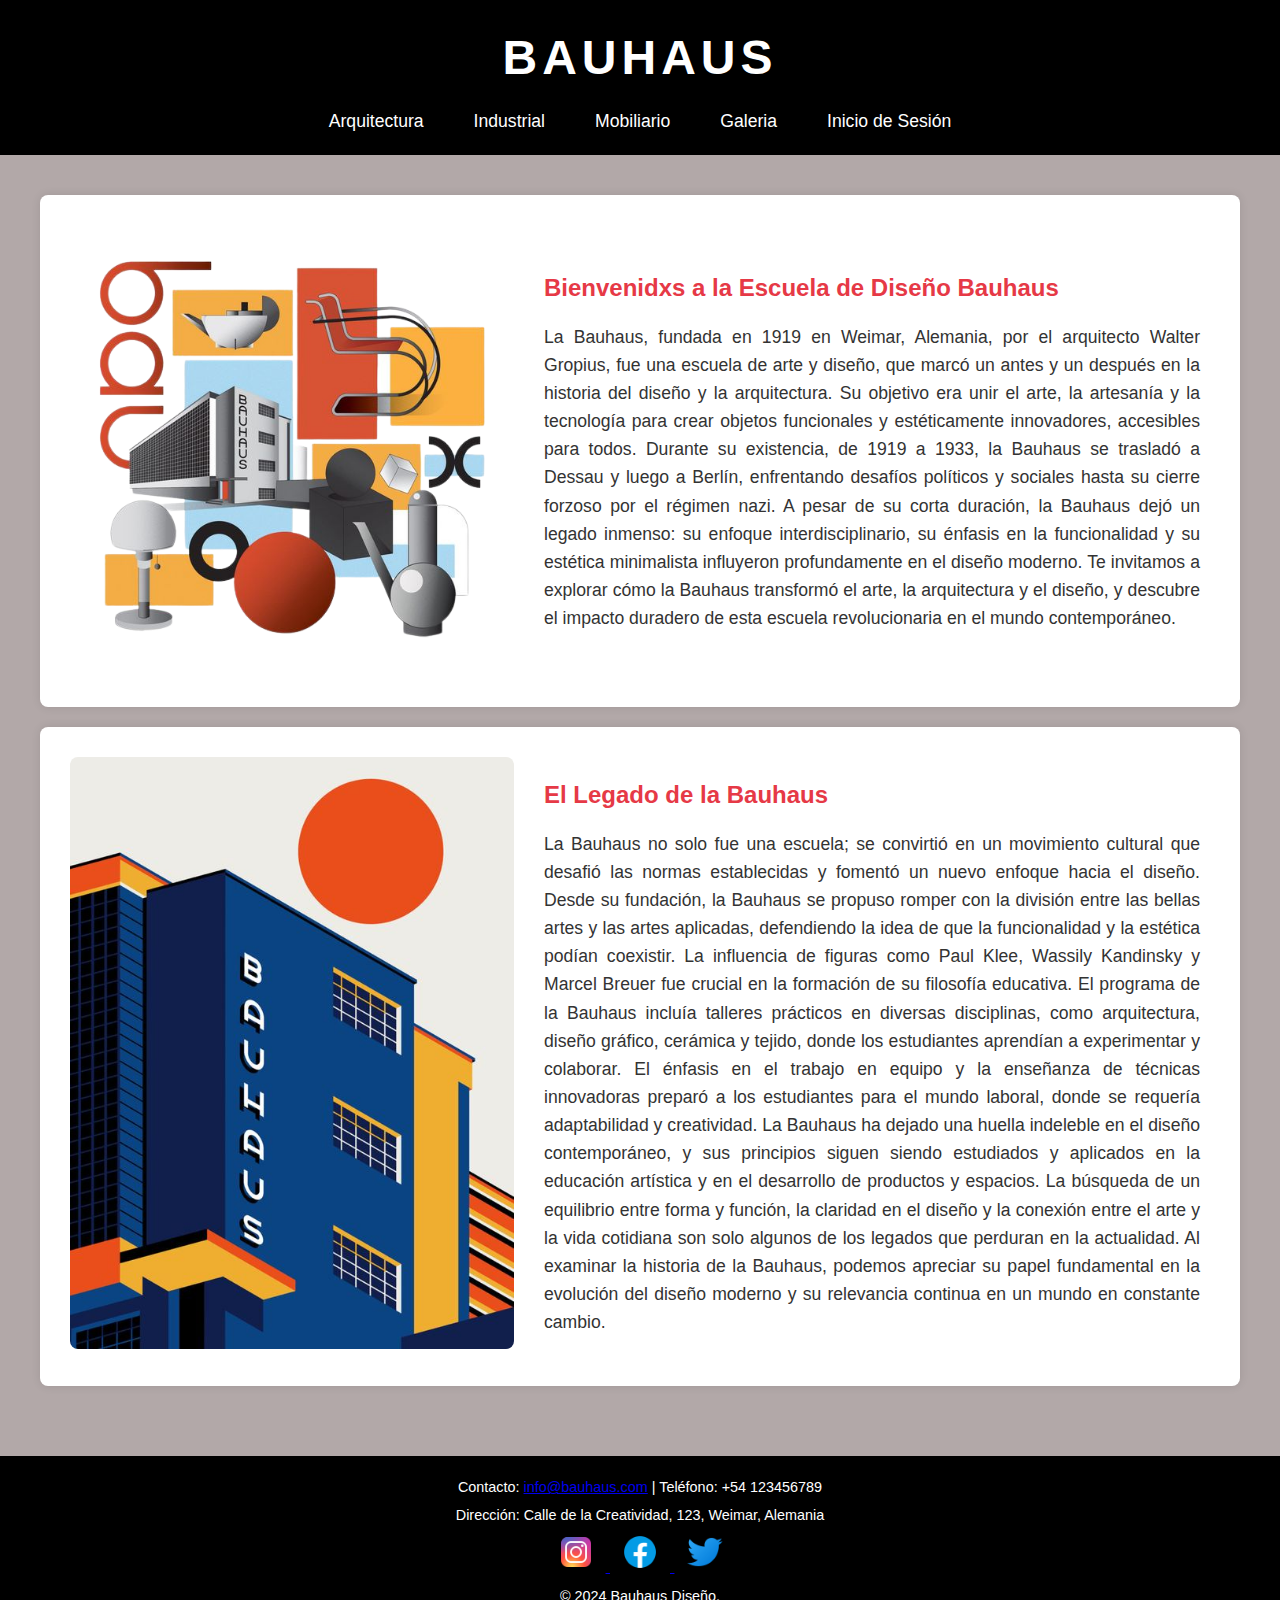
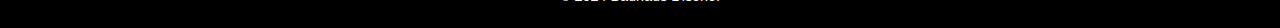
<file: index.html>
<!DOCTYPE html>
<html lang="es">
<head>
    <meta charset="UTF-8">
    <meta name="viewport" content="width=device-width, initial-scale=1.0">
    <title>Bauhaus</title>
    <link rel="stylesheet" href="css/index.css">
</head>
<body>
    <header>
        <h1>BAUHAUS</h1>
        <nav>
            <ul>
                <li><a href="subpaginas/arquitectura.html">Arquitectura</a></li>
                <li><a href="subpaginas/industrial.php">Industrial</a></li>
                <li><a href="subpaginas/mobiliario.html">Mobiliario</a></li>
                <li><a href="subpaginas/galeria.html">Galeria</a></li>
                <li><a href="subpaginas/inicio_de_sesion.php">Inicio de Sesión</a></li>
            </ul>
        </nav>
    </header>

    <main>
        <div class="contenido">
            <div class="imagen-principal">
                <img src="imagenes/img inicio.png" alt="Imagen Principal de Bauhaus">
            </div>
            <div class="texto-informativo">
                <h2>Bienvenidxs a la Escuela de Diseño Bauhaus</h2>
                <p>
                    La Bauhaus, fundada en 1919 en Weimar, Alemania, por el arquitecto Walter Gropius, fue una escuela de arte y diseño, que marcó un antes y un después en la historia del diseño y la arquitectura. Su objetivo era unir el arte, la artesanía y la tecnología para crear objetos funcionales y estéticamente innovadores, accesibles para todos.

Durante su existencia, de 1919 a 1933, la Bauhaus se trasladó a Dessau y luego a Berlín, enfrentando desafíos políticos y sociales hasta su cierre forzoso por el régimen nazi. A pesar de su corta duración, la Bauhaus dejó un legado inmenso: su enfoque interdisciplinario, su énfasis en la funcionalidad y su estética minimalista influyeron profundamente en el diseño moderno.

Te invitamos a explorar cómo la Bauhaus transformó el arte, la arquitectura y el diseño, y descubre el impacto duradero de esta escuela revolucionaria en el mundo contemporáneo.
                </p>
            </div>
        </div>
        <div class="contenido-invertido">
            <div class="texto-informativo">
                <h2>El Legado de la Bauhaus</h2>
                <p>
                    La Bauhaus no solo fue una escuela; se convirtió en un movimiento cultural que desafió las normas establecidas y fomentó un nuevo enfoque hacia el diseño. Desde su fundación, la Bauhaus se propuso romper con la división entre las bellas artes y las artes aplicadas, defendiendo la idea de que la funcionalidad y la estética podían coexistir. La influencia de figuras como Paul Klee, Wassily Kandinsky y Marcel Breuer fue crucial en la formación de su filosofía educativa.
                    El programa de la Bauhaus incluía talleres prácticos en diversas disciplinas, como arquitectura, diseño gráfico, cerámica y tejido, donde los estudiantes aprendían a experimentar y colaborar. El énfasis en el trabajo en equipo y la enseñanza de técnicas innovadoras preparó a los estudiantes para el mundo laboral, donde se requería adaptabilidad y creatividad.
                    La Bauhaus ha dejado una huella indeleble en el diseño contemporáneo, y sus principios siguen siendo estudiados y aplicados en la educación artística y en el desarrollo de productos y espacios. La búsqueda de un equilibrio entre forma y función, la claridad en el diseño y la conexión entre el arte y la vida cotidiana son solo algunos de los legados que perduran en la actualidad. Al examinar la historia de la Bauhaus, podemos apreciar su papel fundamental en la evolución del diseño moderno y su relevancia continua en un mundo en constante cambio.
                </p>
            </div>
            <div class="imagen-principal">
                <img src="imagenes/img inicio 2.jpg" alt="Imagen del legado de Bauhaus">
            </div>
        </div>
    </main>
    <footer>
        <div class="footer-content">
            <div class="contact-info">
                <p>Contacto: <a href="mailto:info@bauhaus.com">info@bauhaus.com</a> | Teléfono: +54 123456789</p>
                <p>Dirección: Calle de la Creatividad, 123, Weimar, Alemania</p>
            </div>
            <div class="social-media">
                <a href="https://www.instagram.com/bauhausdesign_studio/" target="_blank">
                    <img src="logos/instagram.png" alt="Instagram">
                </a>
                <a href="https://www.facebook.com/bauhausthebandofficial/" target="_blank">
                    <img src="logos/facebook.png" alt="Facebook">
                </a>
                <a href="https://twitter.com/bauhausmovement" target="_blank">
                    <img src="logos/twitter.png" alt="Twitter">
                </a>
            </div>
            <p>&copy; 2024 Bauhaus Diseño.</p>
        </div>
    </footer>
</body>
</html>
</file>
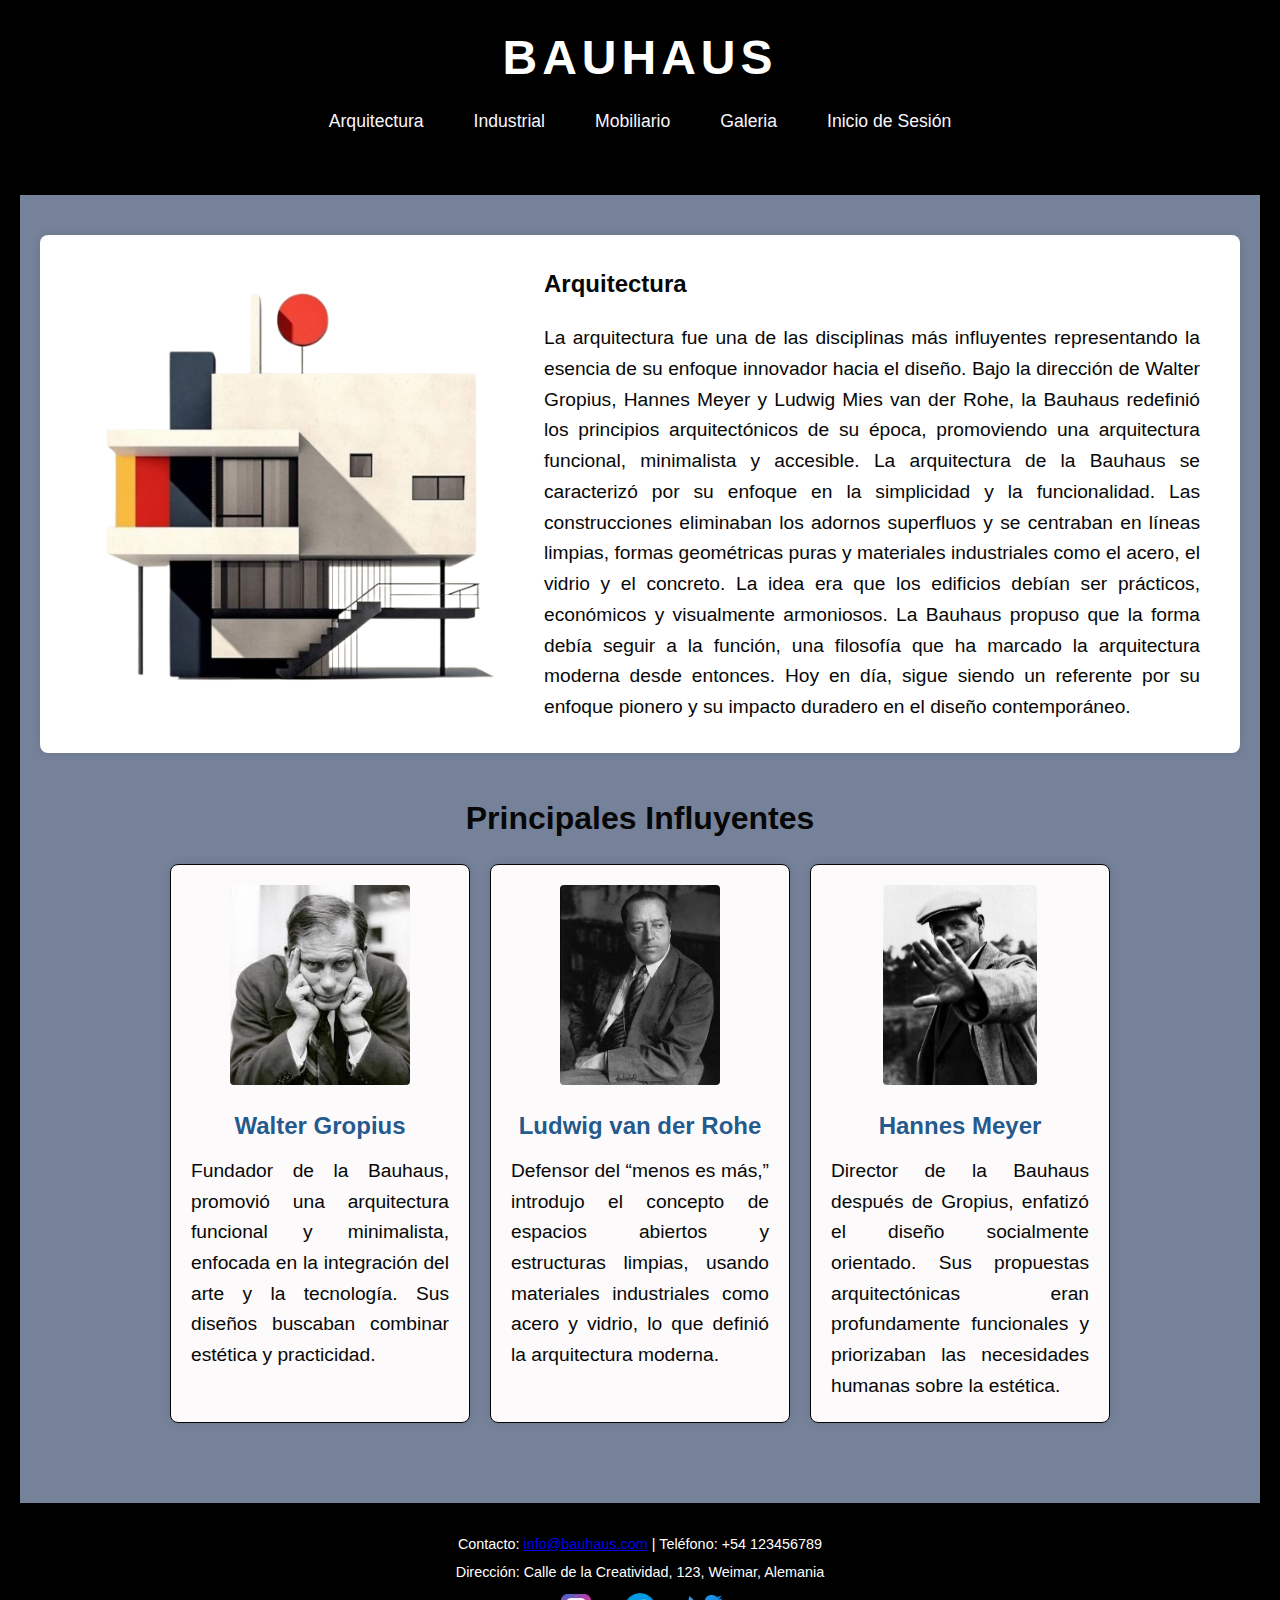
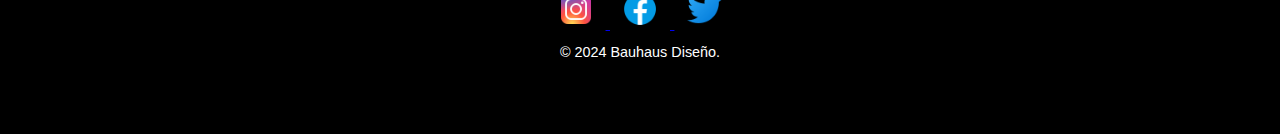
<file: html.php/arquitectura.html>
<!DOCTYPE html>
<html lang="es">
<head>
    <meta charset="UTF-8">
    <meta name="viewport" content="width=device-width, initial-scale=1.0">
    <link rel="stylesheet" href="../css/arqui.ind.mob.css">
    <title>Arquitectura</title>
</head>
<body>
    <header>
        <h1><a href="../index.html" style="color: white; text-decoration: none;">BAUHAUS</a></h1>
        <nav>
            <ul>
                <li><a href="../secciones/arquitectura.html">Arquitectura</a></li>
                <li><a href="../secciones/industrial.html">Industrial</a></li>
                <li><a href="../secciones/mobiliario.html">Mobiliario</a></li>
                <li><a href="../secciones/galeria.html">Galeria</a></li>
                <li><a href="../secciones/inicio_de_sesión.php">Inicio de Sesión</a></li>
            </ul>
        </nav>
    </header>
    <main>
        <main id="arquitectura">
        <div class="contenido">
            <div class="imagen-principal">
                <img src="../imagenes/img arquitectura.png" alt="Imagen arquitectura">
            </div>
            <div class="texto-informativo">
                <h2>Arquitectura</h2>
                <p>La arquitectura fue una de las disciplinas más influyentes representando la esencia de su enfoque innovador hacia el diseño. Bajo la dirección de Walter Gropius, Hannes Meyer y Ludwig Mies van der Rohe, la Bauhaus redefinió los principios arquitectónicos de su época, promoviendo una arquitectura funcional, minimalista y accesible. La arquitectura de la Bauhaus se caracterizó por su enfoque en la simplicidad y la funcionalidad. Las construcciones eliminaban los adornos superfluos y se centraban en líneas limpias, formas geométricas puras y materiales industriales como el acero, el vidrio y el concreto. La idea era que los edificios debían ser prácticos, económicos y visualmente armoniosos. La Bauhaus propuso que la forma debía seguir a la función, una filosofía que ha marcado la arquitectura moderna desde entonces. Hoy en día, sigue siendo un referente por su enfoque pionero y su impacto duradero en el diseño contemporáneo.</p>
            </div>
        </div>
        <section class="influencers">
            <h2>Principales Influyentes</h2>
            <div class="influencer-container">
                <div class="influencer-card">
                    <img src="../imagenes/influyentes gropius.jpg" alt="Walter Gropius">
                    <h3>Walter Gropius</h3>
                    <p>Fundador de la Bauhaus, promovió una arquitectura funcional y minimalista, enfocada en la integración del arte y la tecnología. Sus diseños buscaban combinar estética y practicidad.</p>
                </div>
                <div class="influencer-card">
                    <img src="../imagenes/influyentes van der rohe.jpg" alt="Ludwig Mies van der Rohe">
                    <h3>Ludwig van der Rohe</h3>
                    <p>Defensor del “menos es más,” introdujo el concepto de espacios abiertos y estructuras limpias, usando materiales industriales como acero y vidrio, lo que definió la arquitectura moderna.</p>
                </div>
                <div class="influencer-card">
                    <img src="../imagenes/influyentes meyer.jpg" alt="Hannes Meyer">
                    <h3>Hannes Meyer</h3>
                    <p>Director de la Bauhaus después de Gropius, enfatizó el diseño socialmente orientado. Sus propuestas arquitectónicas eran profundamente funcionales y priorizaban las necesidades humanas sobre la estética.</p>
                </div>
            </div>
        </section>
    </main>
    <footer>
        <div class="footer-content">
            <div class="contact-info">
                <p>Contacto: <a href="mailto:info@bauhaus.com">info@bauhaus.com</a> | Teléfono: +54 123456789</p>
                <p>Dirección: Calle de la Creatividad, 123, Weimar, Alemania</p>
            </div>
            <div class="social-media">
                <a href="https://www.instagram.com/bauhausdesign_studio/" target="_blank">
                    <img src="../logos/instagram.png" alt="Instagram">
                </a>
                <a href="https://www.facebook.com/bauhausthebandofficial/" target="_blank">
                    <img src="../logos/facebook.png" alt="Facebook">
                </a>
                <a href="https://twitter.com/bauhausmovement" target="_blank">
                    <img src="../logos/twitter.png" alt="Twitter">
                </a>
            </div>
            <p>&copy; 2024 Bauhaus Diseño.</p>
        </div>
    </footer>
</body>
</html>
</file>
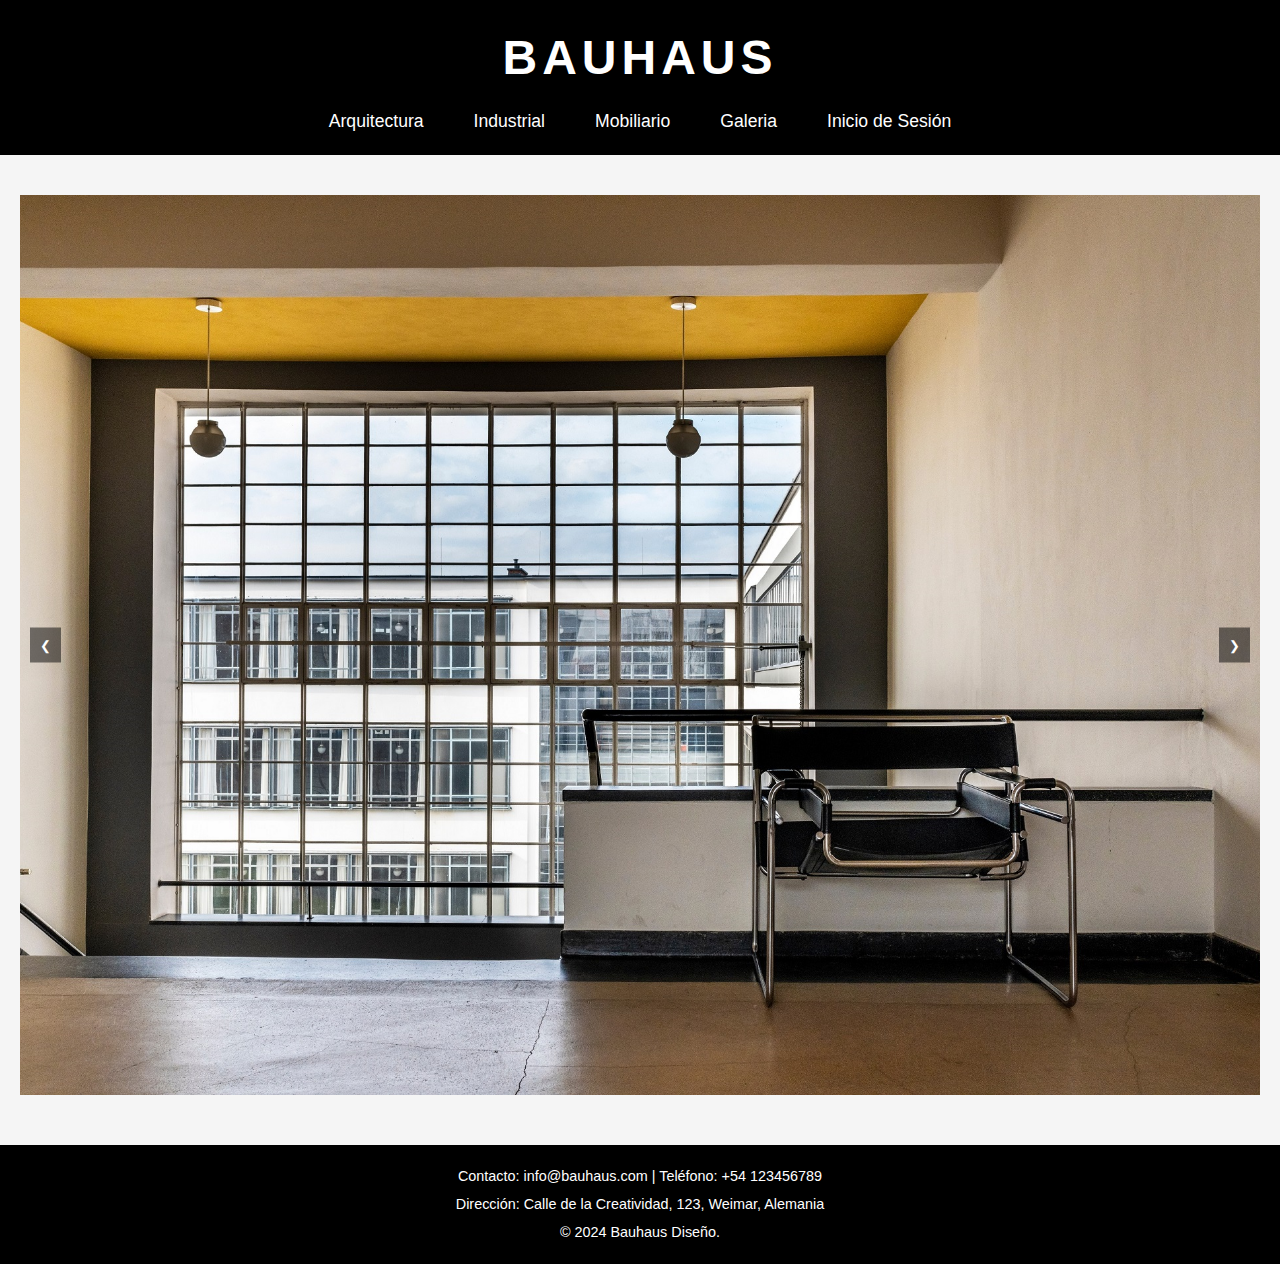
<file: html.php/galeria.html>
<!DOCTYPE html>
<html lang="es">
<head>
    <meta charset="UTF-8">
    <meta name="viewport" content="width=device-width, initial-scale=1.0">
    <link rel="stylesheet" href="../css/galeria.css">
    <title>galeria</title>
</head>
<body>
    <header>
        <h1><a href="../index.html" style="color: white; text-decoration: none;">BAUHAUS</a></h1>
        <nav>
            <ul>
                <li><a href="../secciones/arquitectura.html">Arquitectura</a></li>
                <li><a href="../secciones/industrial.html">Industrial</a></li>
                <li><a href="../secciones/mobiliario.html">Mobiliario</a></li>
                <li><a href="../secciones/galeria.html">Galeria</a></li>
                <li><a href="../secciones/inicio_de_sesión.php">Inicio de Sesión</a></li>
            </ul>
        </nav>
    </header>
    
    <main>
        <div class="galeria">
            <div class="slides">
                <div class="slide"><img src="../imagenes/galeria 1.jpg" alt="imagen 1"></div>
                <div class="slide"><img src="../imagenes/galeria 2.jpg" alt="imagen 2"></div>
                <div class="slide"><img src="../imagenes/galeria 3.jpg" alt="imagen 3"></div>
                <div class="slide"><img src="../imagenes/galeria 4.jpg" alt="imagen 4"></div>
                <div class="slide"><img src="../imagenes/galeria 5.jpg" alt="imagen 5"></div>
                <div class="slide"><img src="../imagenes/galeria 6.jpg" alt="imagen 6"></div>
                <div class="slide"><img src="../imagenes/galeria 7.jpg" alt="imagen 7"></div>
                <div class="slide"><img src="../imagenes/galeria 8.jpg" alt="imagen 8"></div>
                <div class="slide"><img src="../imagenes/galeria 9.jpg" alt="imagen 9"></div>
                <div class="slide"><img src="../imagenes/galeria 10.jpg" alt="imagen 10"></div>
                <div class="slide"><img src="../imagenes/galeria 11.jpg" alt="imagen 11"></div>
               
            </div>
            <button class="flecha left" onclick="cambiarSlide(-1)">&#10094;</button>
            <button class="flecha right" onclick="cambiarSlide(1)">&#10095;</button>
        </div>
    </main>

    <footer>
        <p>Contacto: info@bauhaus.com | Teléfono: +54 123456789</p>
        <p>Dirección: Calle de la Creatividad, 123, Weimar, Alemania</p>
        <p>&copy; 2024 Bauhaus Diseño. </p>
    </footer>

    <script>
        let slideIndex = 0;
        const slides = document.querySelectorAll(".slide");
        const totalSlides = slides.length;

        function mostrarSlide(n) {
            slideIndex = (n + totalSlides) % totalSlides; 
            slides.forEach((slide, index) => {
                slide.style.transform = `translateX(-${slideIndex * 100}%)`;
            });
        }

        function cambiarSlide(n) {
            mostrarSlide(slideIndex + n);
        }

       
        setInterval(() => {
            mostrarSlide(slideIndex + 1);
        }, 3000);

        
        mostrarSlide(slideIndex);
    </script>
</body>
</html>
</file>
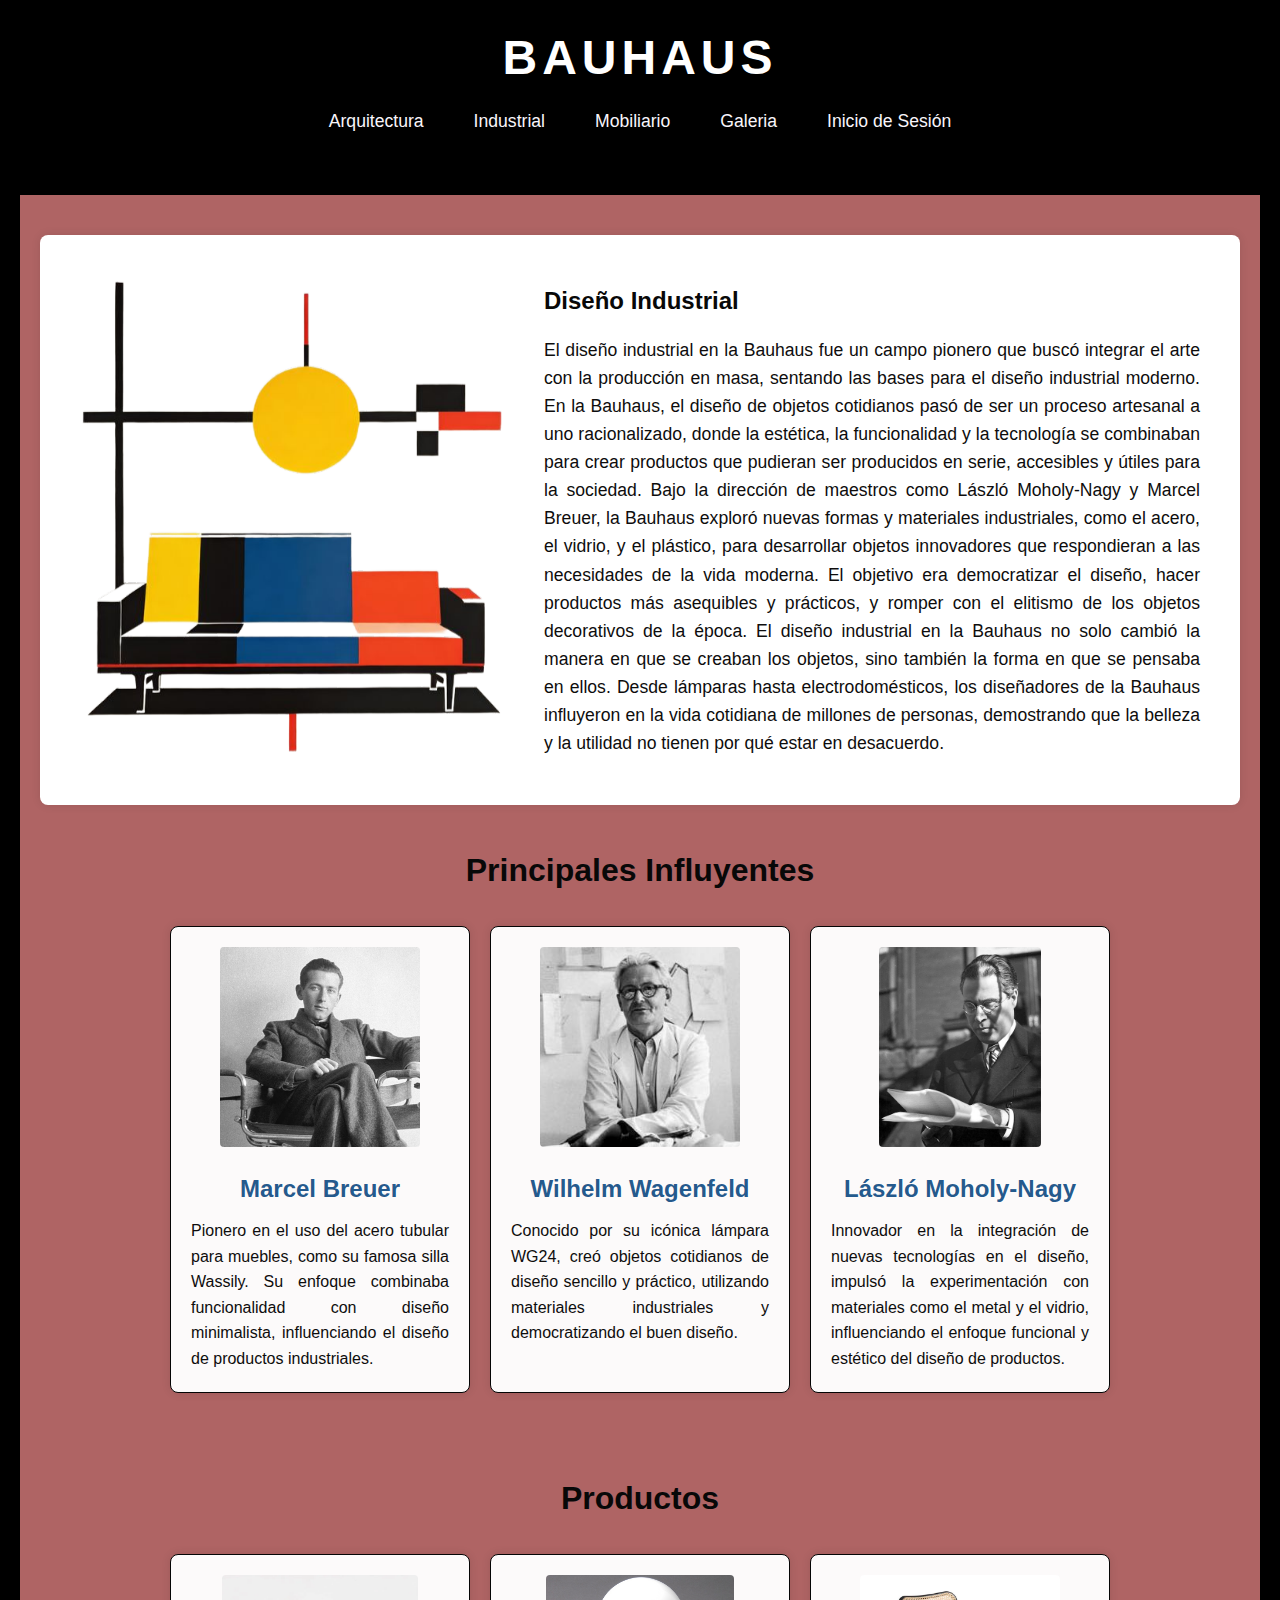
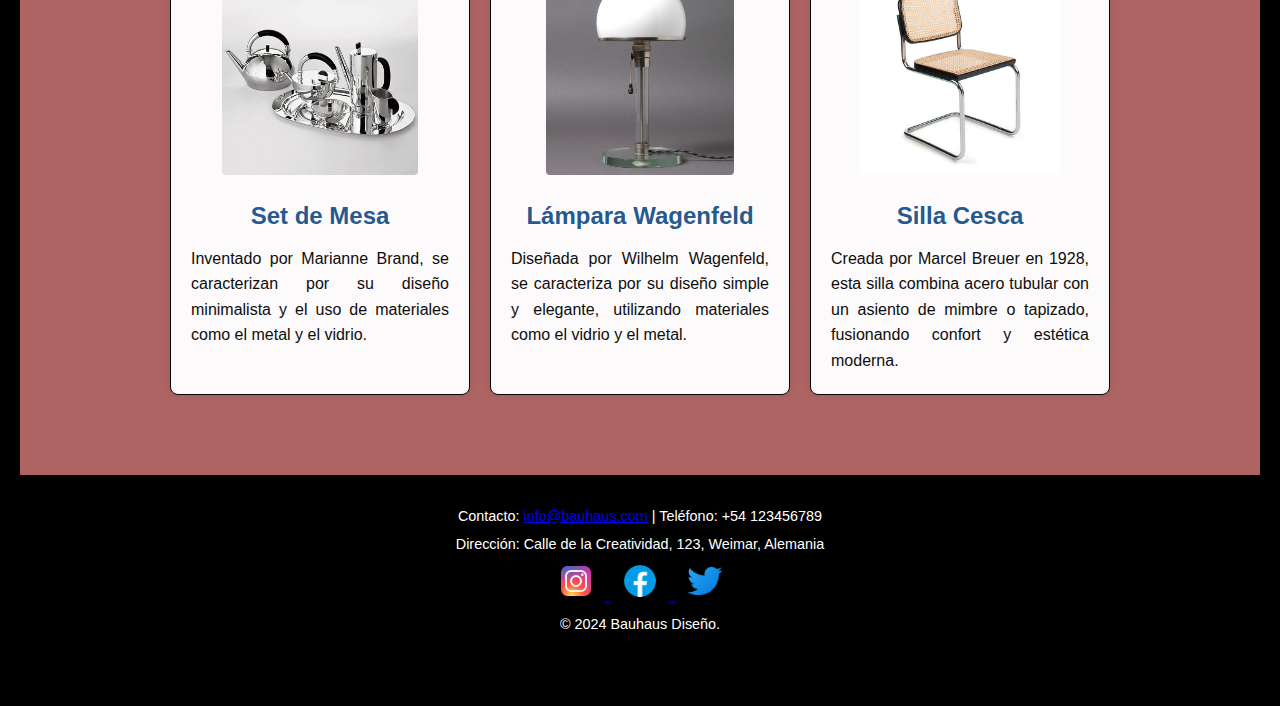
<file: html.php/industrial.html>
<!DOCTYPE html>
<html lang="es">
<head>
    <meta charset="UTF-8">
    <meta name="viewport" content="width=device-width, initial-scale=1.0">
    <link rel="stylesheet" href="../css/arqui.ind.mob.css">
    <title>Industrial</title>
</head>
<body>
    <header>
        <h1><a href="../index.html" style="color: white; text-decoration: none;">BAUHAUS</a></h1>
        <nav>
            <ul>
                <li><a href="../secciones/arquitectura.html">Arquitectura</a></li>
                <li><a href="../secciones/industrial.html">Industrial</a></li>
                <li><a href="../secciones/mobiliario.html">Mobiliario</a></li>
                <li><a href="../secciones/galeria.html">Galeria</a></li>
                <li><a href="../secciones/inicio_de_sesión.php">Inicio de Sesión</a></li>
            </ul>
        </nav>
    </header>
    <main>
        <main id="industrial">
        <div class="contenido">
            <div class="imagen-principal">
                <img src="../imagenes/img industrial.png" alt="Imagen industrial">
            </div>
            <div class="texto-informativo">
                <h2>Diseño Industrial</h2>
                <p>El diseño industrial en la Bauhaus fue un campo pionero que buscó integrar el arte con la producción en masa, sentando las bases para el diseño industrial moderno. En la Bauhaus, el diseño de objetos cotidianos pasó de ser un proceso artesanal a uno racionalizado, donde la estética, la funcionalidad y la tecnología se combinaban para crear productos que pudieran ser producidos en serie, accesibles y útiles para la sociedad.
                    Bajo la dirección de maestros como László Moholy-Nagy y Marcel Breuer, la Bauhaus exploró nuevas formas y materiales industriales, como el acero, el vidrio, y el plástico, para desarrollar objetos innovadores que respondieran a las necesidades de la vida moderna. El objetivo era democratizar el diseño, hacer productos más asequibles y prácticos, y romper con el elitismo de los objetos decorativos de la época.
                    El diseño industrial en la Bauhaus no solo cambió la manera en que se creaban los objetos, sino también la forma en que se pensaba en ellos. Desde lámparas hasta electrodomésticos, los diseñadores de la Bauhaus influyeron en la vida cotidiana de millones de personas, demostrando que la belleza y la utilidad no tienen por qué estar en desacuerdo.</p>
            </div>
        </div>
        <section class="influencers">
            <h2>Principales Influyentes</h2>
            <div class="influencer-container">
                <div class="influencer-card">
                    <img src="../imagenes/influyentes breuer.jpg" alt="Marcel Breuer">
                    <h3>Marcel Breuer</h3>
                    <p>Pionero en el uso del acero tubular para muebles, como su famosa silla Wassily. Su enfoque combinaba funcionalidad con diseño minimalista, influenciando el diseño de productos industriales.</p>
                </div>
                <div class="influencer-card">
                    <img src="../imagenes/influyentes wagenfeld.jpg" alt="Wilhelm Wagenfeld">
                    <h3>Wilhelm Wagenfeld</h3>
                    <p>Conocido por su icónica lámpara WG24, creó objetos cotidianos de diseño sencillo y práctico, utilizando materiales industriales y democratizando el buen diseño.</p>
                </div>
                <div class="influencer-card">
                    <img src="../imagenes/influyentes moholy.jpg" alt="László Moholy-Nagy">
                    <h3>László Moholy-Nagy</h3>
                    <p>Innovador en la integración de nuevas tecnologías en el diseño, impulsó la experimentación con materiales como el metal y el vidrio, influenciando el enfoque funcional y estético del diseño de productos.</p>
                </div>
            </div>
        </section>
        <section class="influencers">
        <h2>Productos</h2>
        <div class="influencer-container">
            <div class="influencer-card">
                <img src="../imagenes/set de mesa.jpg" alt="Set de mesa">
                <h3>Set de Mesa</h3>
                <p>Inventado por Marianne Brand, se caracterizan por su diseño minimalista y el uso de materiales como el metal y el vidrio.</p>
            </div>
            <div class="influencer-card">
                <img src="../imagenes/lampara wagenfeld.jpg" alt="Lámpara Wagenfeld">
                <h3>Lámpara Wagenfeld</h3>
                <p>Diseñada por Wilhelm Wagenfeld, se caracteriza por su diseño simple y elegante, utilizando materiales como el vidrio y el metal.</p>
            </div>
            <div class="influencer-card">
                <img src="../imagenes/silla cesca.jpg" alt="Silla Cesca">
                <h3>Silla Cesca</h3>
                <p>Creada por Marcel Breuer en 1928, esta silla combina acero tubular con un asiento de mimbre o tapizado, fusionando confort y estética moderna.</p>
            </div>
        </div>
    </section>
    </main>
    <footer>
        <div class="footer-content">
            <div class="contact-info">
                <p>Contacto: <a href="mailto:info@bauhaus.com">info@bauhaus.com</a> | Teléfono: +54 123456789</p>
                <p>Dirección: Calle de la Creatividad, 123, Weimar, Alemania</p>
            </div>
            <div class="social-media">
                <a href="https://www.instagram.com/bauhausdesign_studio/" target="_blank">
                    <img src="../logos/instagram.png" alt="Instagram">
                </a>
                <a href="https://www.facebook.com/bauhausthebandofficial/" target="_blank">
                    <img src="../logos/facebook.png" alt="Facebook">
                </a>
                <a href="https://twitter.com/bauhausmovement" target="_blank">
                    <img src="../logos/twitter.png" alt="Twitter">
                </a>
            </div>
            <p>&copy; 2024 Bauhaus Diseño.</p>
        </div>
    </footer>
</body>
</html>
</file>
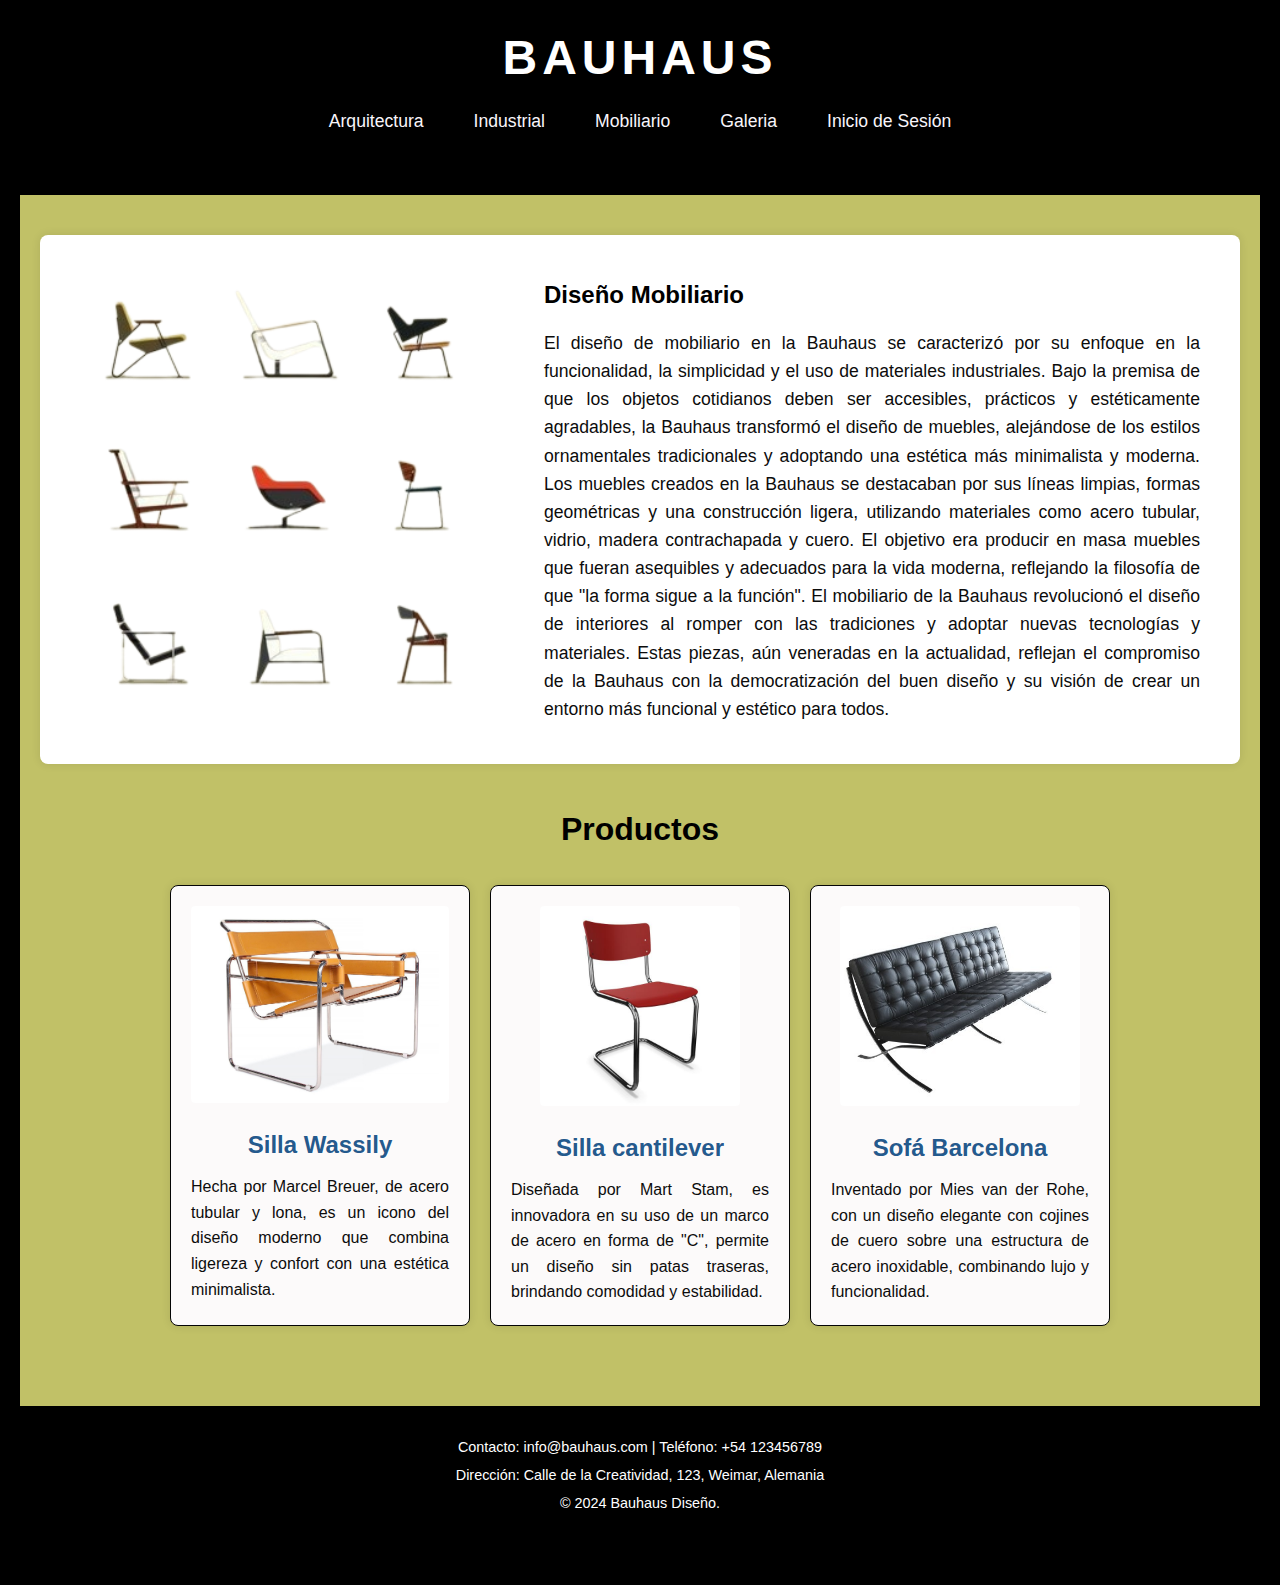
<file: html.php/mobiliario.html>
<!DOCTYPE html>
<html lang="es">
<head>
    <meta charset="UTF-8">
    <meta name="viewport" content="width=device-width, initial-scale=1.0">
    <link rel="stylesheet" href="../css/arqui.ind.mob.css">
    <title>Mobiliario</title>
</head>
<body>
    <header>
        <h1><a href="../index.html" style="color: white; text-decoration: none;">BAUHAUS</a></h1>
        <nav>
            <ul>
                <li><a href="../secciones/arquitectura.html">Arquitectura</a></li>
                <li><a href="../secciones/industrial.html">Industrial</a></li>
                <li><a href="../secciones/mobiliario.html">Mobiliario</a></li>
                <li><a href="../secciones/galeria.html">Galeria</a></li>
                <li><a href="../secciones/inicio_de_sesión.php">Inicio de Sesión</a></li>
            </ul>
        </nav>
    </header>
    <main>
        <main id="mobiliario">
        <div class="contenido">
            <div class="imagen-principal">
                <img src="../imagenes/img mobiliario.png" alt="Imagen mobiliario">
            </div>
            <div class="texto-informativo">
                <h2>Diseño Mobiliario</h2>
                <p>El diseño de mobiliario en la Bauhaus se caracterizó por su enfoque en la funcionalidad, la simplicidad y el uso de materiales industriales. Bajo la premisa de que los objetos cotidianos deben ser accesibles, prácticos y estéticamente agradables, la Bauhaus transformó el diseño de muebles, alejándose de los estilos ornamentales tradicionales y adoptando una estética más minimalista y moderna.
                    Los muebles creados en la Bauhaus se destacaban por sus líneas limpias, formas geométricas y una construcción ligera, utilizando materiales como acero tubular, vidrio, madera contrachapada y cuero. El objetivo era producir en masa muebles que fueran asequibles y adecuados para la vida moderna, reflejando la filosofía de que "la forma sigue a la función".
                    El mobiliario de la Bauhaus revolucionó el diseño de interiores al romper con las tradiciones y adoptar nuevas tecnologías y materiales. Estas piezas, aún veneradas en la actualidad, reflejan el compromiso de la Bauhaus con la democratización del buen diseño y su visión de crear un entorno más funcional y estético para todos.</p>
            </div>
        </div>
        <section class="influencers">
        <h2>Productos</h2>
        <div class="influencer-container">
            <div class="influencer-card">
                <img src="../imagenes/silla wassily.jpg" alt="Silla Wassily">
                <h3>Silla Wassily</h3>
                <p>Hecha por Marcel Breuer, de acero tubular y lona, es un icono del diseño moderno que combina ligereza y confort con una estética minimalista.</p>
            </div>
            <div class="influencer-card">
                <img src="../imagenes/silla cantilever.jpeg" alt="Silla Cantilever">
                <h3>Silla cantilever</h3>
                <p>Diseñada por Mart Stam, es innovadora en su uso de un marco de acero en forma de "C", permite un diseño sin patas traseras, brindando comodidad y estabilidad.</p>
            </div>
            <div class="influencer-card">
                <img src="../imagenes/sofa de mies.jpg" alt="Sofá de Mies">
                <h3>Sofá Barcelona</h3>
                <p>Inventado por Mies van der Rohe, con un diseño elegante con cojines de cuero sobre una estructura de acero inoxidable, combinando lujo y funcionalidad.</p>
            </div>
        </div>
    </section>
    </main>
    <footer>
        <p>Contacto: info@bauhaus.com | Teléfono: +54 123456789</p>
        <p>Dirección: Calle de la Creatividad, 123, Weimar, Alemania</p>
        <p>&copy; 2024 Bauhaus Diseño. </p>
    </footer>
</body>
</html>
</file>
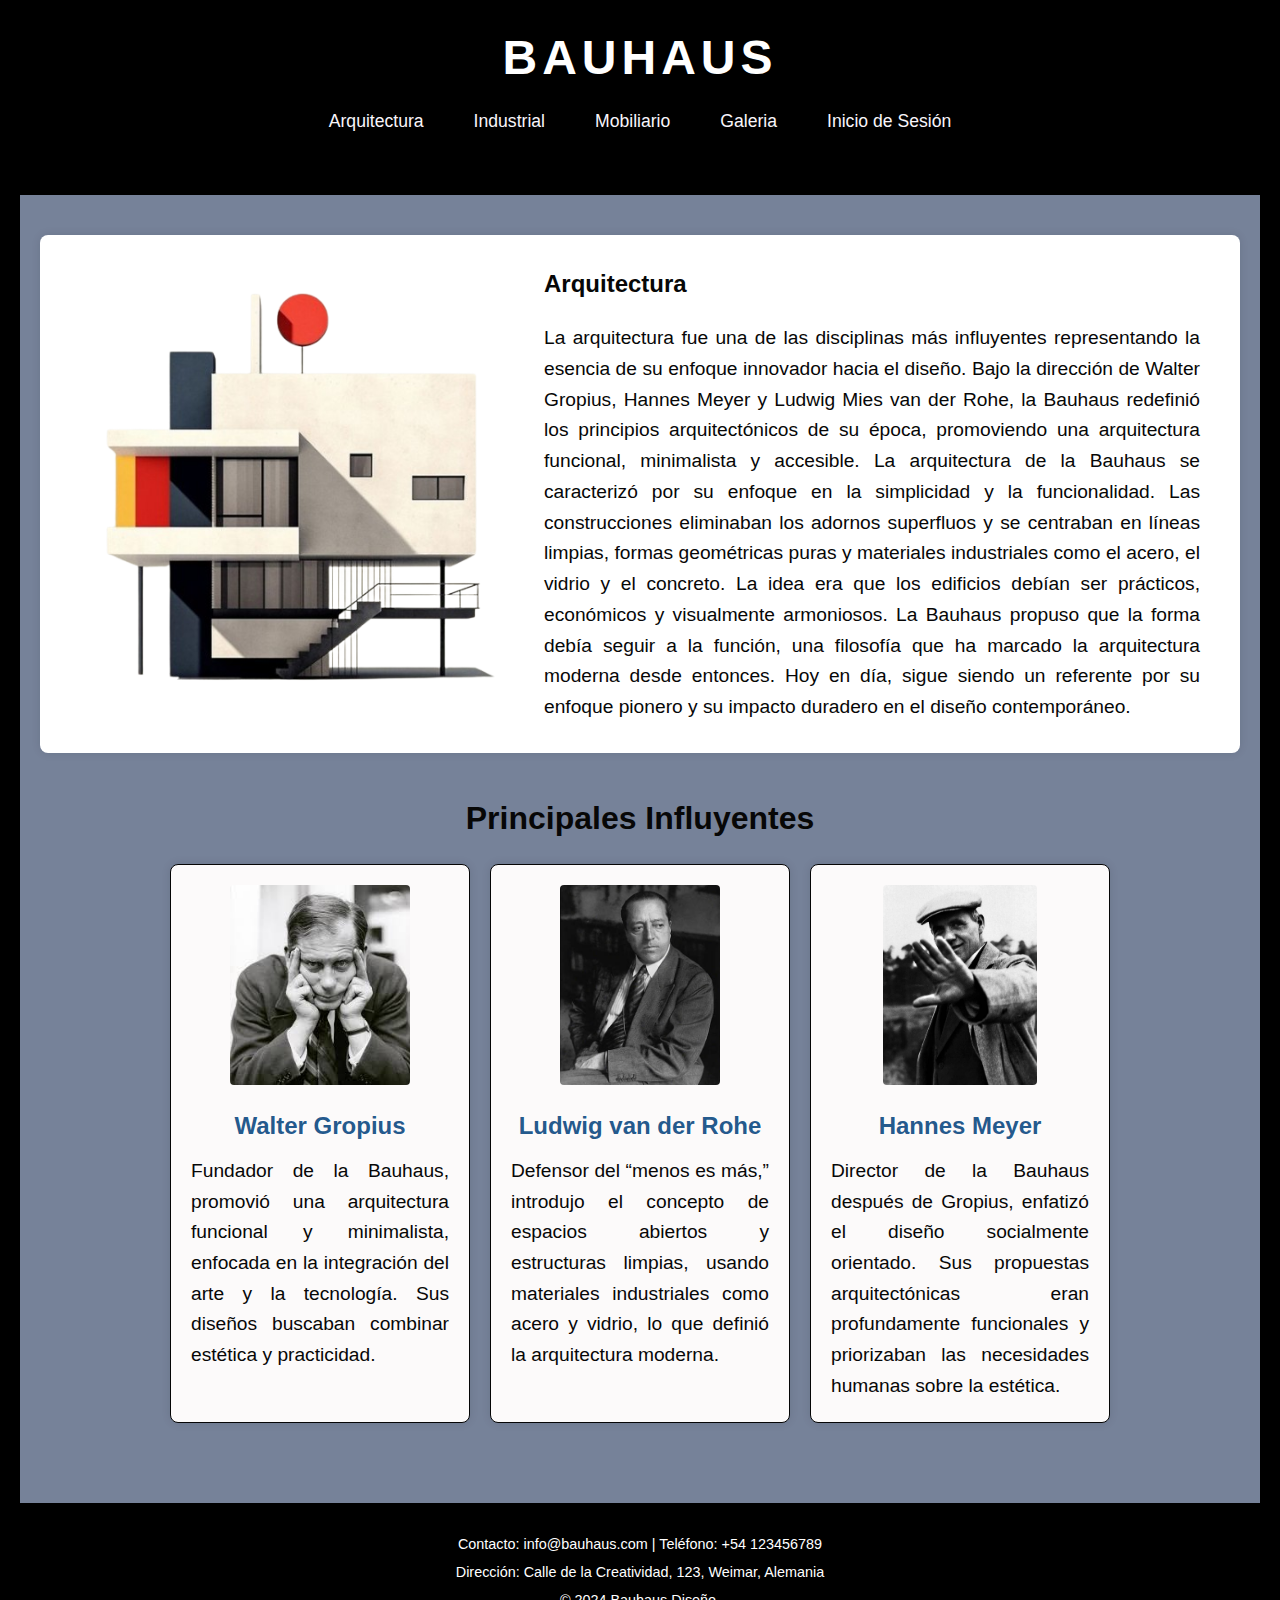
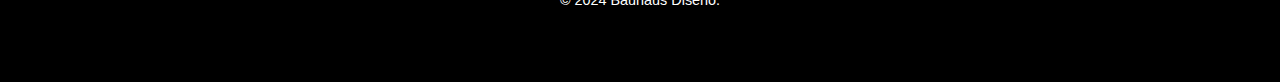
<file: secciones/arquitectura.html>
<!DOCTYPE html>
<html lang="es">
<head>
    <meta charset="UTF-8">
    <meta name="viewport" content="width=device-width, initial-scale=1.0">
    <link rel="stylesheet" href="../css/arqui.ind.mob.css">
    <title>Arquitectura</title>
</head>
<body>
    <header>
        <h1><a href="../index.html" style="color: white; text-decoration: none;">BAUHAUS</a></h1>
        <nav>
            <ul>
                <li><a href="../html.php/arquitectura.html">Arquitectura</a></li>
                <li><a href="../html.php/industrial.html">Industrial</a></li>
                <li><a href="../html.php/mobiliario.html">Mobiliario</a></li>
                <li><a href="../html.php/galeria.html">Galeria</a></li>
                <li><a href="../html.php/inicio de sesión.php">Inicio de Sesión</a></li>
            </ul>
        </nav>
    </header>
    <main>
        <main id="arquitectura">
        <div class="contenido">
            <div class="imagen-principal">
                <img src="../imagenes/img arquitectura.png" alt="Imagen arquitectura">
            </div>
            <div class="texto-informativo">
                <h2>Arquitectura</h2>
                <p>La arquitectura fue una de las disciplinas más influyentes representando la esencia de su enfoque innovador hacia el diseño. Bajo la dirección de Walter Gropius, Hannes Meyer y Ludwig Mies van der Rohe, la Bauhaus redefinió los principios arquitectónicos de su época, promoviendo una arquitectura funcional, minimalista y accesible. La arquitectura de la Bauhaus se caracterizó por su enfoque en la simplicidad y la funcionalidad. Las construcciones eliminaban los adornos superfluos y se centraban en líneas limpias, formas geométricas puras y materiales industriales como el acero, el vidrio y el concreto. La idea era que los edificios debían ser prácticos, económicos y visualmente armoniosos. La Bauhaus propuso que la forma debía seguir a la función, una filosofía que ha marcado la arquitectura moderna desde entonces. Hoy en día, sigue siendo un referente por su enfoque pionero y su impacto duradero en el diseño contemporáneo.</p>
            </div>
        </div>
        <section class="influencers">
            <h2>Principales Influyentes</h2>
            <div class="influencer-container">
                <div class="influencer-card">
                    <img src="../imagenes/influyentes gropius.jpg" alt="Walter Gropius">
                    <h3>Walter Gropius</h3>
                    <p>Fundador de la Bauhaus, promovió una arquitectura funcional y minimalista, enfocada en la integración del arte y la tecnología. Sus diseños buscaban combinar estética y practicidad.</p>
                </div>
                <div class="influencer-card">
                    <img src="../imagenes/influyentes van der rohe.jpg" alt="Ludwig Mies van der Rohe">
                    <h3>Ludwig van der Rohe</h3>
                    <p>Defensor del “menos es más,” introdujo el concepto de espacios abiertos y estructuras limpias, usando materiales industriales como acero y vidrio, lo que definió la arquitectura moderna.</p>
                </div>
                <div class="influencer-card">
                    <img src="../imagenes/influyentes meyer.jpg" alt="Hannes Meyer">
                    <h3>Hannes Meyer</h3>
                    <p>Director de la Bauhaus después de Gropius, enfatizó el diseño socialmente orientado. Sus propuestas arquitectónicas eran profundamente funcionales y priorizaban las necesidades humanas sobre la estética.</p>
                </div>
            </div>
        </section>
    </main>
    <footer>
        <p>Contacto: info@bauhaus.com | Teléfono: +54 123456789</p>
        <p>Dirección: Calle de la Creatividad, 123, Weimar, Alemania</p>
        <p>&copy; 2024 Bauhaus Diseño. </p>
    </footer>
</body>
</html>
</file>
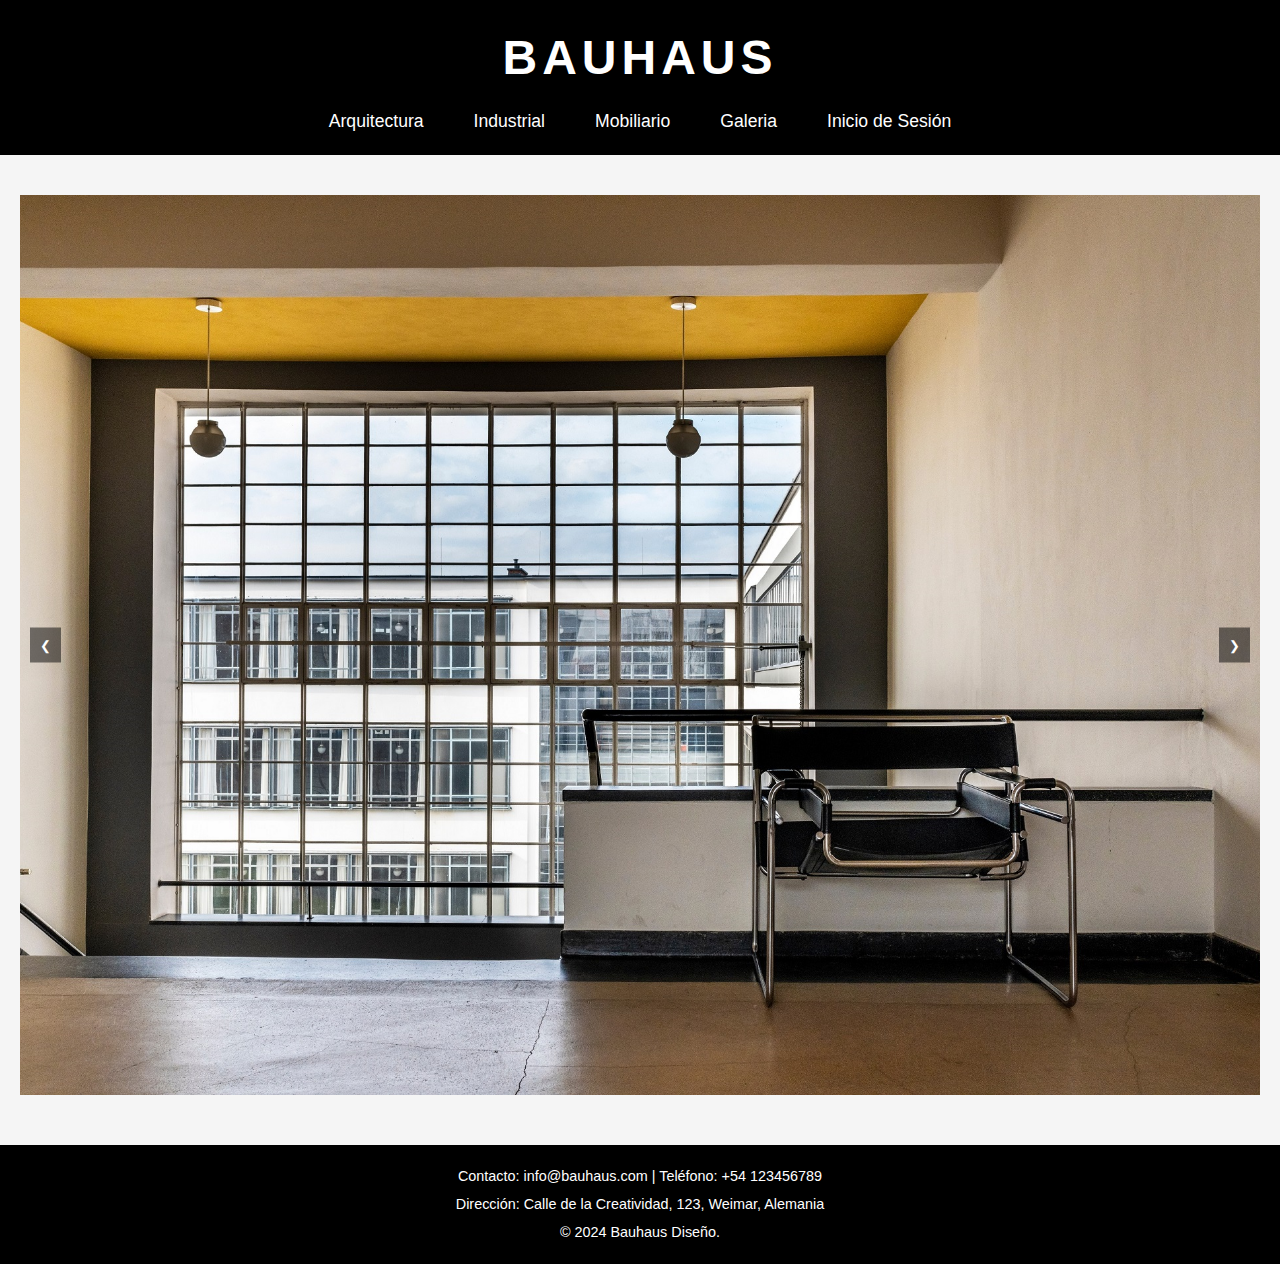
<file: secciones/galeria.html>
<!DOCTYPE html>
<html lang="es">
<head>
    <meta charset="UTF-8">
    <meta name="viewport" content="width=device-width, initial-scale=1.0">
    <link rel="stylesheet" href="../css/galeria.css">
    <title>galeria</title>
</head>
<body>
    <header>
        <h1><a href="../index.html" style="color: white; text-decoration: none;">BAUHAUS</a></h1>
        <nav>
            <ul>
                <li><a href="../html.php/arquitectura.html">Arquitectura</a></li>
                <li><a href="../html.php/industrial.html">Industrial</a></li>
                <li><a href="../html.php/mobiliario.html">Mobiliario</a></li>
                <li><a href="../html.php/galeria.html">Galeria</a></li>
                <li><a href="../html.php/inicio de sesión.php">Inicio de Sesión</a></li>
            </ul>
        </nav>
    </header>
    
    <main>
        <div class="galeria">
            <div class="slides">
                <div class="slide"><img src="../imagenes/galeria 1.jpg" alt="imagen 1"></div>
                <div class="slide"><img src="../imagenes/galeria 2.jpg" alt="imagen 2"></div>
                <div class="slide"><img src="../imagenes/galeria 3.jpg" alt="imagen 3"></div>
                <div class="slide"><img src="../imagenes/galeria 4.jpg" alt="imagen 4"></div>
                <div class="slide"><img src="../imagenes/galeria 5.jpg" alt="imagen 5"></div>
                <div class="slide"><img src="../imagenes/galeria 6.jpg" alt="imagen 6"></div>
                <div class="slide"><img src="../imagenes/galeria 7.jpg" alt="imagen 7"></div>
                <div class="slide"><img src="../imagenes/galeria 8.jpg" alt="imagen 8"></div>
                <div class="slide"><img src="../imagenes/galeria 9.jpg" alt="imagen 9"></div>
                <div class="slide"><img src="../imagenes/galeria 10.jpg" alt="imagen 10"></div>
                <div class="slide"><img src="../imagenes/galeria 11.jpg" alt="imagen 11"></div>
               
            </div>
            <button class="flecha left" onclick="cambiarSlide(-1)">&#10094;</button>
            <button class="flecha right" onclick="cambiarSlide(1)">&#10095;</button>
        </div>
    </main>

    <footer>
        <p>Contacto: info@bauhaus.com | Teléfono: +54 123456789</p>
        <p>Dirección: Calle de la Creatividad, 123, Weimar, Alemania</p>
        <p>&copy; 2024 Bauhaus Diseño. </p>
    </footer>

    <script>
        let slideIndex = 0;
        const slides = document.querySelectorAll(".slide");
        const totalSlides = slides.length;

        function mostrarSlide(n) {
            slideIndex = (n + totalSlides) % totalSlides; 
            slides.forEach((slide, index) => {
                slide.style.transform = `translateX(-${slideIndex * 100}%)`;
            });
        }

        function cambiarSlide(n) {
            mostrarSlide(slideIndex + n);
        }

       
        setInterval(() => {
            mostrarSlide(slideIndex + 1);
        }, 3000);

        
        mostrarSlide(slideIndex);
    </script>
</body>
</html>
</file>
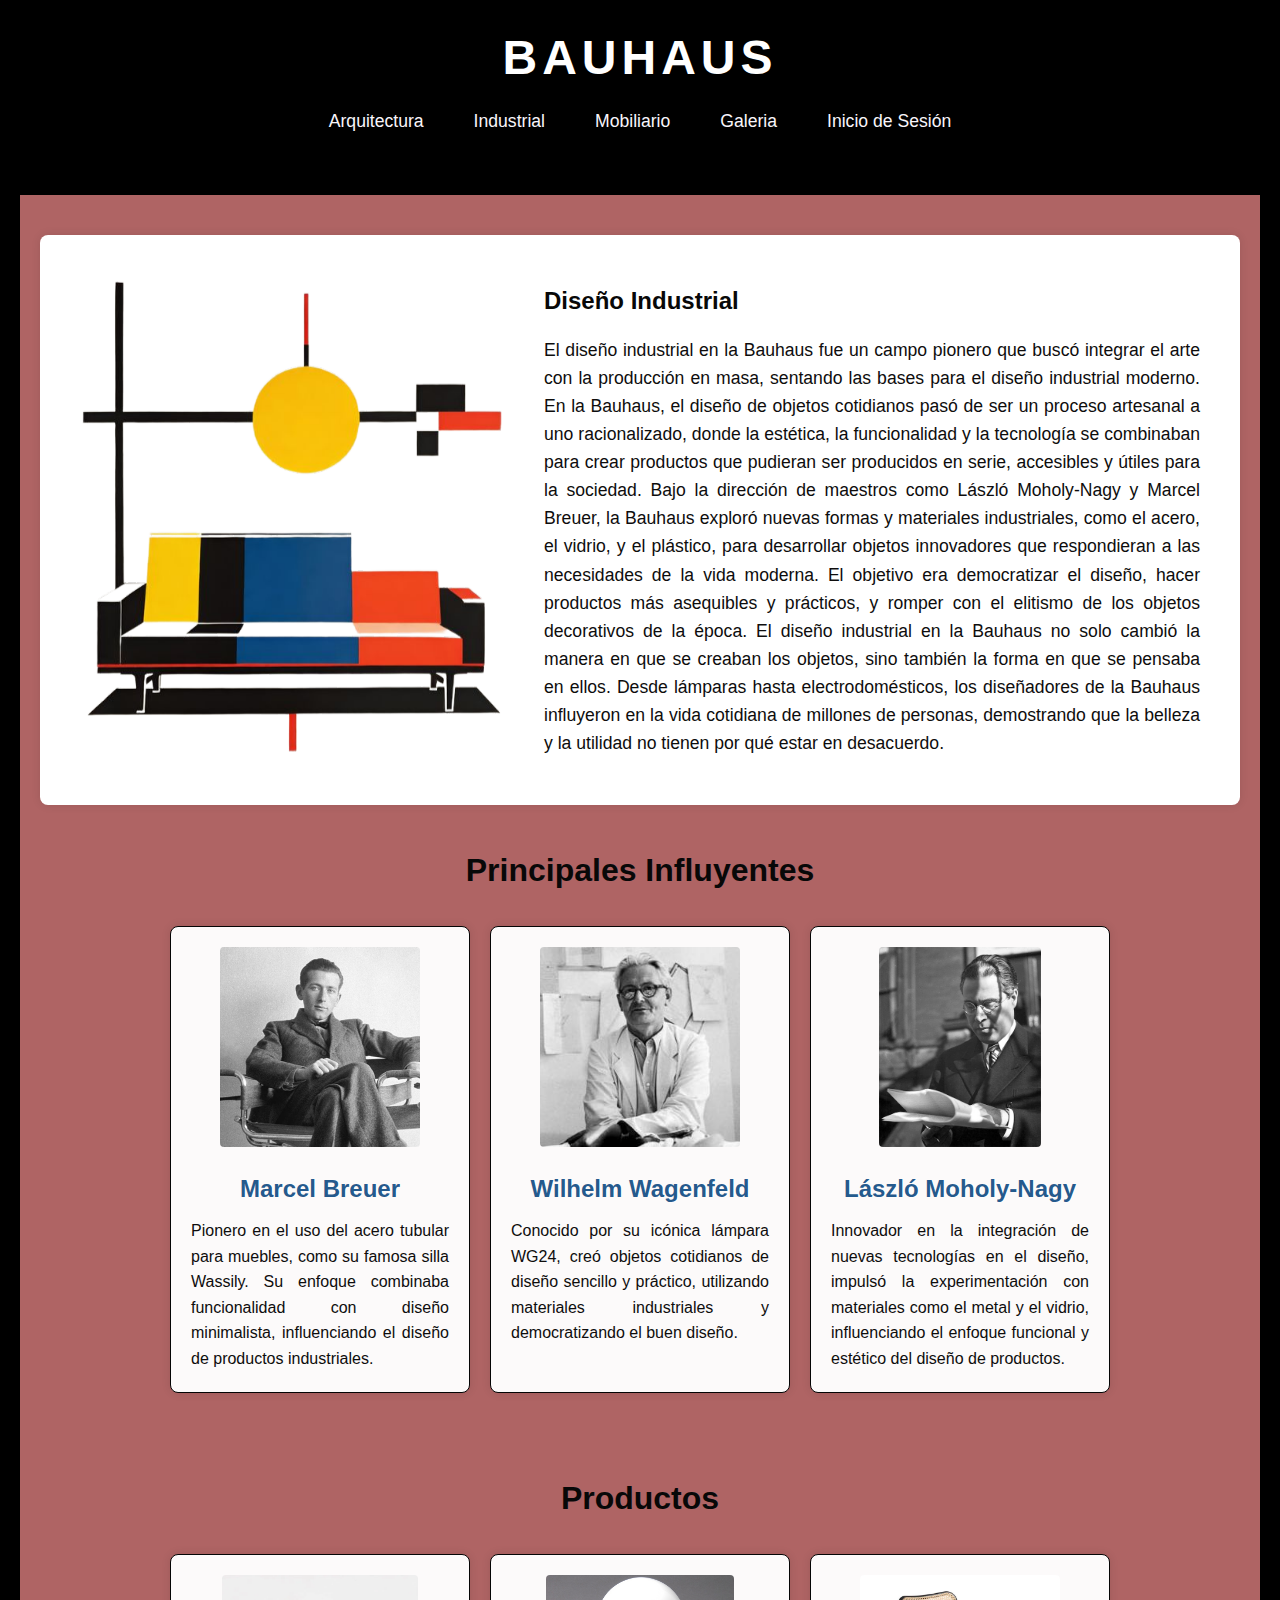
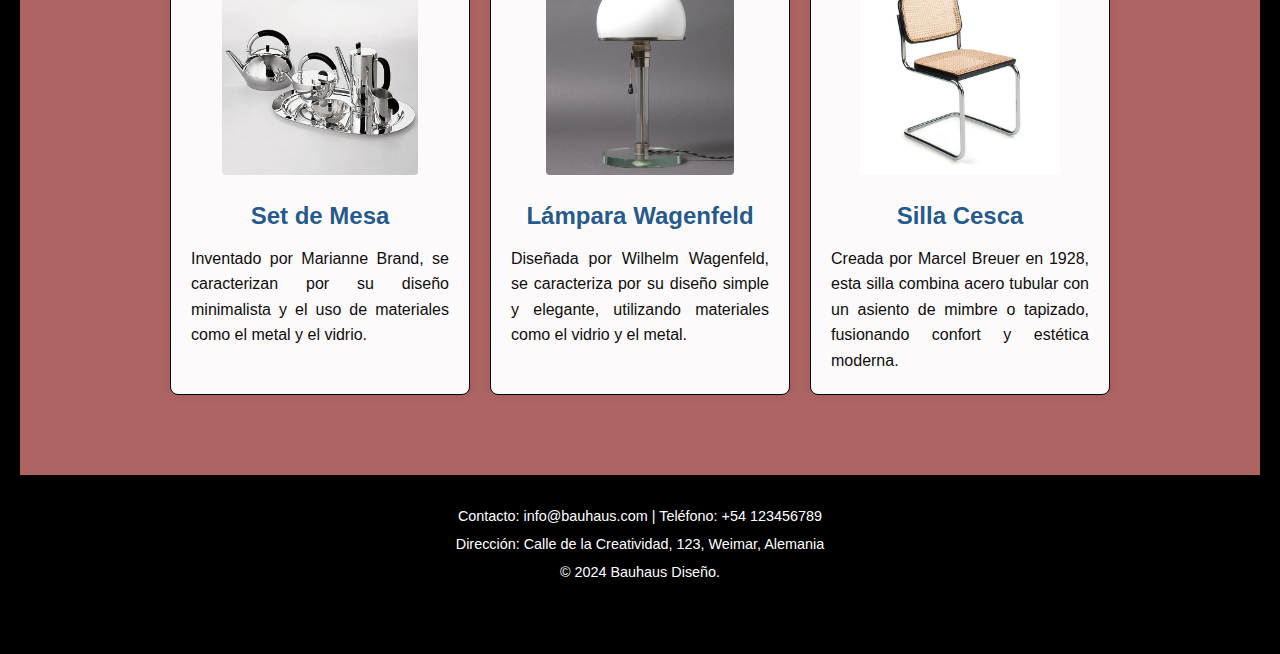
<file: secciones/industrial.html>
<!DOCTYPE html>
<html lang="es">
<head>
    <meta charset="UTF-8">
    <meta name="viewport" content="width=device-width, initial-scale=1.0">
    <link rel="stylesheet" href="../css/arqui.ind.mob.css">
    <title>Industrial</title>
</head>
<body>
    <header>
        <h1><a href="../index.html" style="color: white; text-decoration: none;">BAUHAUS</a></h1>
        <nav>
            <ul>
                <li><a href="../html.php/arquitectura.html">Arquitectura</a></li>
                <li><a href="../html.php/industrial.html">Industrial</a></li>
                <li><a href="../html.php/mobiliario.html">Mobiliario</a></li>
                <li><a href="../html.php/galeria.html">Galeria</a></li>
                <li><a href="../html.php/inicio de sesión.php">Inicio de Sesión</a></li>
            </ul>
        </nav>
    </header>
    <main>
        <main id="industrial">
        <div class="contenido">
            <div class="imagen-principal">
                <img src="../imagenes/img industrial.png" alt="Imagen industrial">
            </div>
            <div class="texto-informativo">
                <h2>Diseño Industrial</h2>
                <p>El diseño industrial en la Bauhaus fue un campo pionero que buscó integrar el arte con la producción en masa, sentando las bases para el diseño industrial moderno. En la Bauhaus, el diseño de objetos cotidianos pasó de ser un proceso artesanal a uno racionalizado, donde la estética, la funcionalidad y la tecnología se combinaban para crear productos que pudieran ser producidos en serie, accesibles y útiles para la sociedad.
                    Bajo la dirección de maestros como László Moholy-Nagy y Marcel Breuer, la Bauhaus exploró nuevas formas y materiales industriales, como el acero, el vidrio, y el plástico, para desarrollar objetos innovadores que respondieran a las necesidades de la vida moderna. El objetivo era democratizar el diseño, hacer productos más asequibles y prácticos, y romper con el elitismo de los objetos decorativos de la época.
                    El diseño industrial en la Bauhaus no solo cambió la manera en que se creaban los objetos, sino también la forma en que se pensaba en ellos. Desde lámparas hasta electrodomésticos, los diseñadores de la Bauhaus influyeron en la vida cotidiana de millones de personas, demostrando que la belleza y la utilidad no tienen por qué estar en desacuerdo.</p>
            </div>
        </div>
        <section class="influencers">
            <h2>Principales Influyentes</h2>
            <div class="influencer-container">
                <div class="influencer-card">
                    <img src="../imagenes/influyentes breuer.jpg" alt="Marcel Breuer">
                    <h3>Marcel Breuer</h3>
                    <p>Pionero en el uso del acero tubular para muebles, como su famosa silla Wassily. Su enfoque combinaba funcionalidad con diseño minimalista, influenciando el diseño de productos industriales.</p>
                </div>
                <div class="influencer-card">
                    <img src="../imagenes/influyentes wagenfeld.jpg" alt="Wilhelm Wagenfeld">
                    <h3>Wilhelm Wagenfeld</h3>
                    <p>Conocido por su icónica lámpara WG24, creó objetos cotidianos de diseño sencillo y práctico, utilizando materiales industriales y democratizando el buen diseño.</p>
                </div>
                <div class="influencer-card">
                    <img src="../imagenes/influyentes moholy.jpg" alt="László Moholy-Nagy">
                    <h3>László Moholy-Nagy</h3>
                    <p>Innovador en la integración de nuevas tecnologías en el diseño, impulsó la experimentación con materiales como el metal y el vidrio, influenciando el enfoque funcional y estético del diseño de productos.</p>
                </div>
            </div>
        </section>
        <section class="influencers">
        <h2>Productos</h2>
        <div class="influencer-container">
            <div class="influencer-card">
                <img src="../imagenes/set de mesa.jpg" alt="Set de mesa">
                <h3>Set de Mesa</h3>
                <p>Inventado por Marianne Brand, se caracterizan por su diseño minimalista y el uso de materiales como el metal y el vidrio.</p>
            </div>
            <div class="influencer-card">
                <img src="../imagenes/lampara wagenfeld.jpg" alt="Lámpara Wagenfeld">
                <h3>Lámpara Wagenfeld</h3>
                <p>Diseñada por Wilhelm Wagenfeld, se caracteriza por su diseño simple y elegante, utilizando materiales como el vidrio y el metal.</p>
            </div>
            <div class="influencer-card">
                <img src="../imagenes/silla cesca.jpg" alt="Silla Cesca">
                <h3>Silla Cesca</h3>
                <p>Creada por Marcel Breuer en 1928, esta silla combina acero tubular con un asiento de mimbre o tapizado, fusionando confort y estética moderna.</p>
            </div>
        </div>
    </section>
    </main>
    <footer>
        <p>Contacto: info@bauhaus.com | Teléfono: +54 123456789</p>
        <p>Dirección: Calle de la Creatividad, 123, Weimar, Alemania</p>
        <p>&copy; 2024 Bauhaus Diseño. </p>
    </footer>
</body>
</html>
</file>
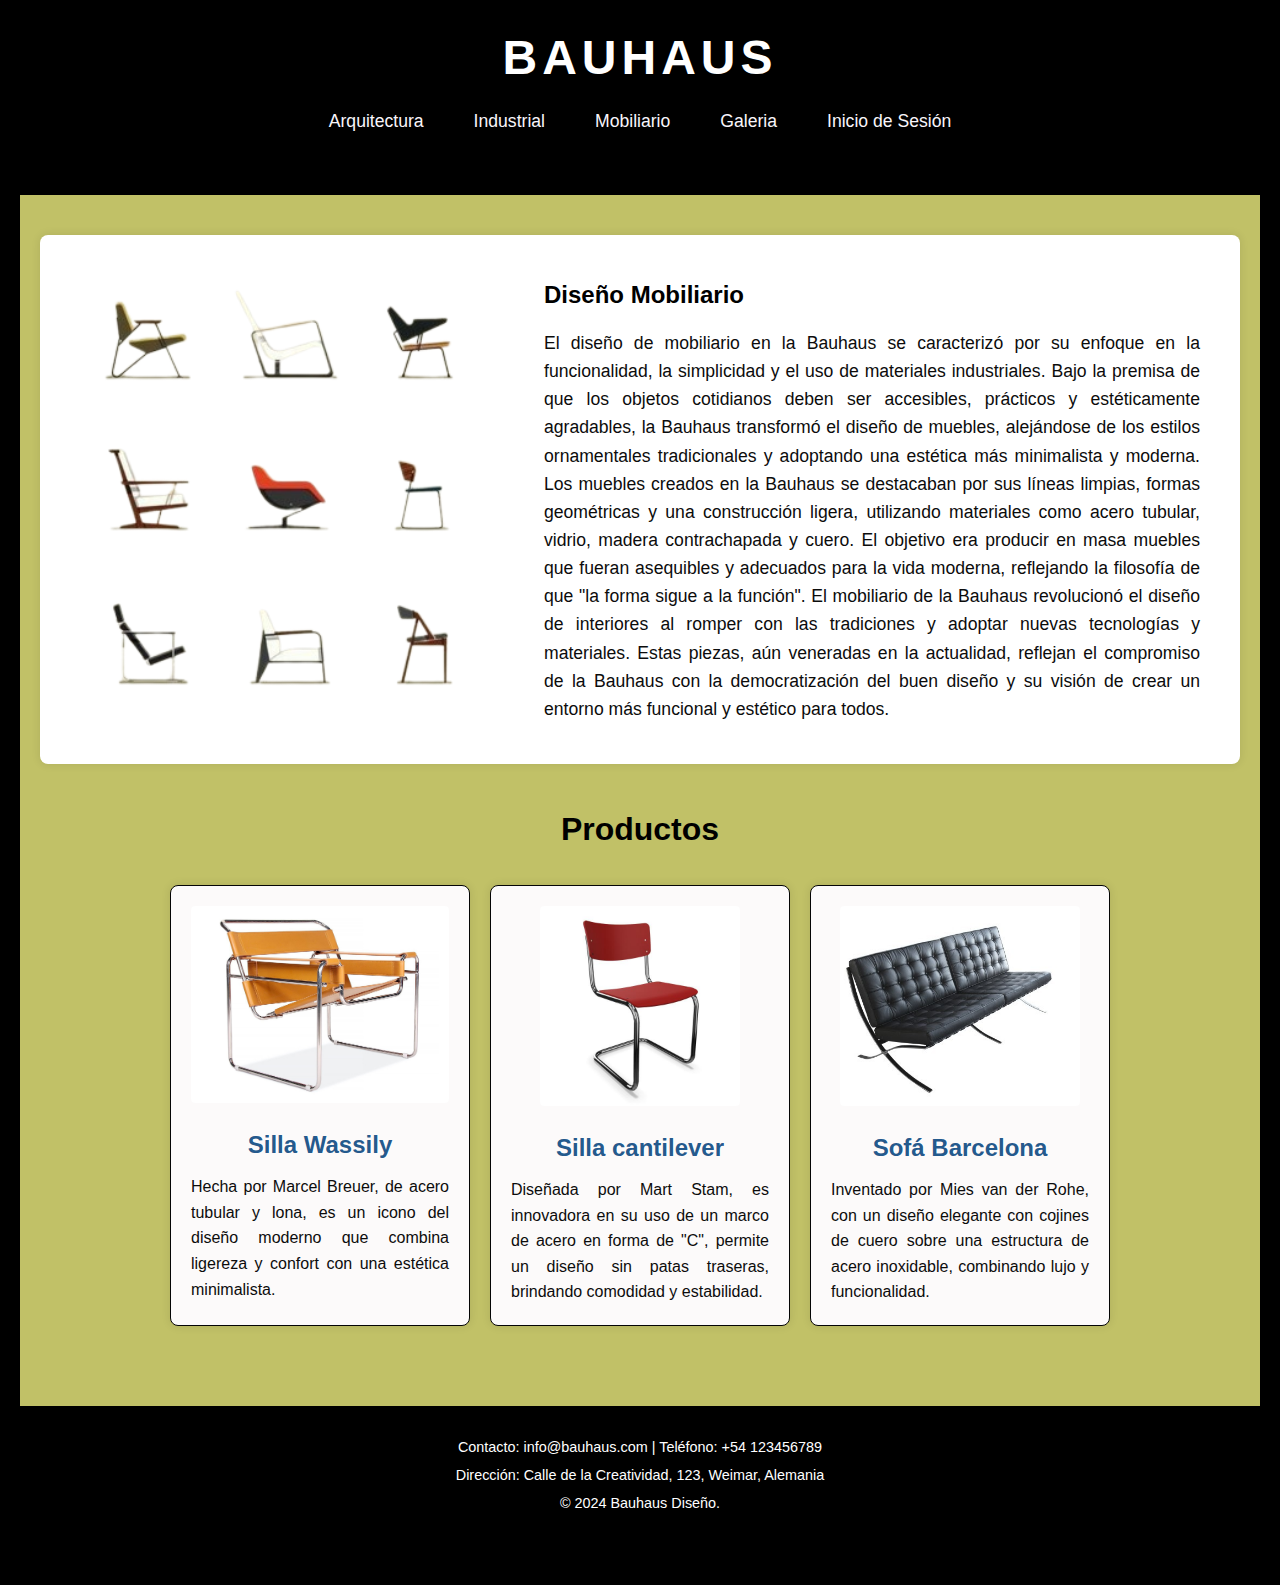
<file: secciones/mobiliario.html>
<!DOCTYPE html>
<html lang="es">
<head>
    <meta charset="UTF-8">
    <meta name="viewport" content="width=device-width, initial-scale=1.0">
    <link rel="stylesheet" href="../css/arqui.ind.mob.css">
    <title>Mobiliario</title>
</head>
<body>
    <header>
        <h1><a href="../index.html" style="color: white; text-decoration: none;">BAUHAUS</a></h1>
        <nav>
            <ul>
                <li><a href="../html.php/arquitectura.html">Arquitectura</a></li>
                <li><a href="../html.php/industrial.html">Industrial</a></li>
                <li><a href="../html.php/mobiliario.html">Mobiliario</a></li>
                <li><a href="../html.php/galeria.html">Galeria</a></li>
                <li><a href="../html.php/inicio de sesión.php">Inicio de Sesión</a></li>
            </ul>
        </nav>
    </header>
    <main>
        <main id="mobiliario">
        <div class="contenido">
            <div class="imagen-principal">
                <img src="../imagenes/img mobiliario.png" alt="Imagen mobiliario">
            </div>
            <div class="texto-informativo">
                <h2>Diseño Mobiliario</h2>
                <p>El diseño de mobiliario en la Bauhaus se caracterizó por su enfoque en la funcionalidad, la simplicidad y el uso de materiales industriales. Bajo la premisa de que los objetos cotidianos deben ser accesibles, prácticos y estéticamente agradables, la Bauhaus transformó el diseño de muebles, alejándose de los estilos ornamentales tradicionales y adoptando una estética más minimalista y moderna.
                    Los muebles creados en la Bauhaus se destacaban por sus líneas limpias, formas geométricas y una construcción ligera, utilizando materiales como acero tubular, vidrio, madera contrachapada y cuero. El objetivo era producir en masa muebles que fueran asequibles y adecuados para la vida moderna, reflejando la filosofía de que "la forma sigue a la función".
                    El mobiliario de la Bauhaus revolucionó el diseño de interiores al romper con las tradiciones y adoptar nuevas tecnologías y materiales. Estas piezas, aún veneradas en la actualidad, reflejan el compromiso de la Bauhaus con la democratización del buen diseño y su visión de crear un entorno más funcional y estético para todos.</p>
            </div>
        </div>
        <section class="influencers">
        <h2>Productos</h2>
        <div class="influencer-container">
            <div class="influencer-card">
                <img src="../imagenes/silla wassily.jpg" alt="Silla Wassily">
                <h3>Silla Wassily</h3>
                <p>Hecha por Marcel Breuer, de acero tubular y lona, es un icono del diseño moderno que combina ligereza y confort con una estética minimalista.</p>
            </div>
            <div class="influencer-card">
                <img src="../imagenes/silla cantilever.jpeg" alt="Silla Cantilever">
                <h3>Silla cantilever</h3>
                <p>Diseñada por Mart Stam, es innovadora en su uso de un marco de acero en forma de "C", permite un diseño sin patas traseras, brindando comodidad y estabilidad.</p>
            </div>
            <div class="influencer-card">
                <img src="../imagenes/sofa de mies.jpg" alt="Sofá de Mies">
                <h3>Sofá Barcelona</h3>
                <p>Inventado por Mies van der Rohe, con un diseño elegante con cojines de cuero sobre una estructura de acero inoxidable, combinando lujo y funcionalidad.</p>
            </div>
        </div>
    </section>
    </main>
    <footer>
        <p>Contacto: info@bauhaus.com | Teléfono: +54 123456789</p>
        <p>Dirección: Calle de la Creatividad, 123, Weimar, Alemania</p>
        <p>&copy; 2024 Bauhaus Diseño. </p>
    </footer>
</body>
</html>
</file>
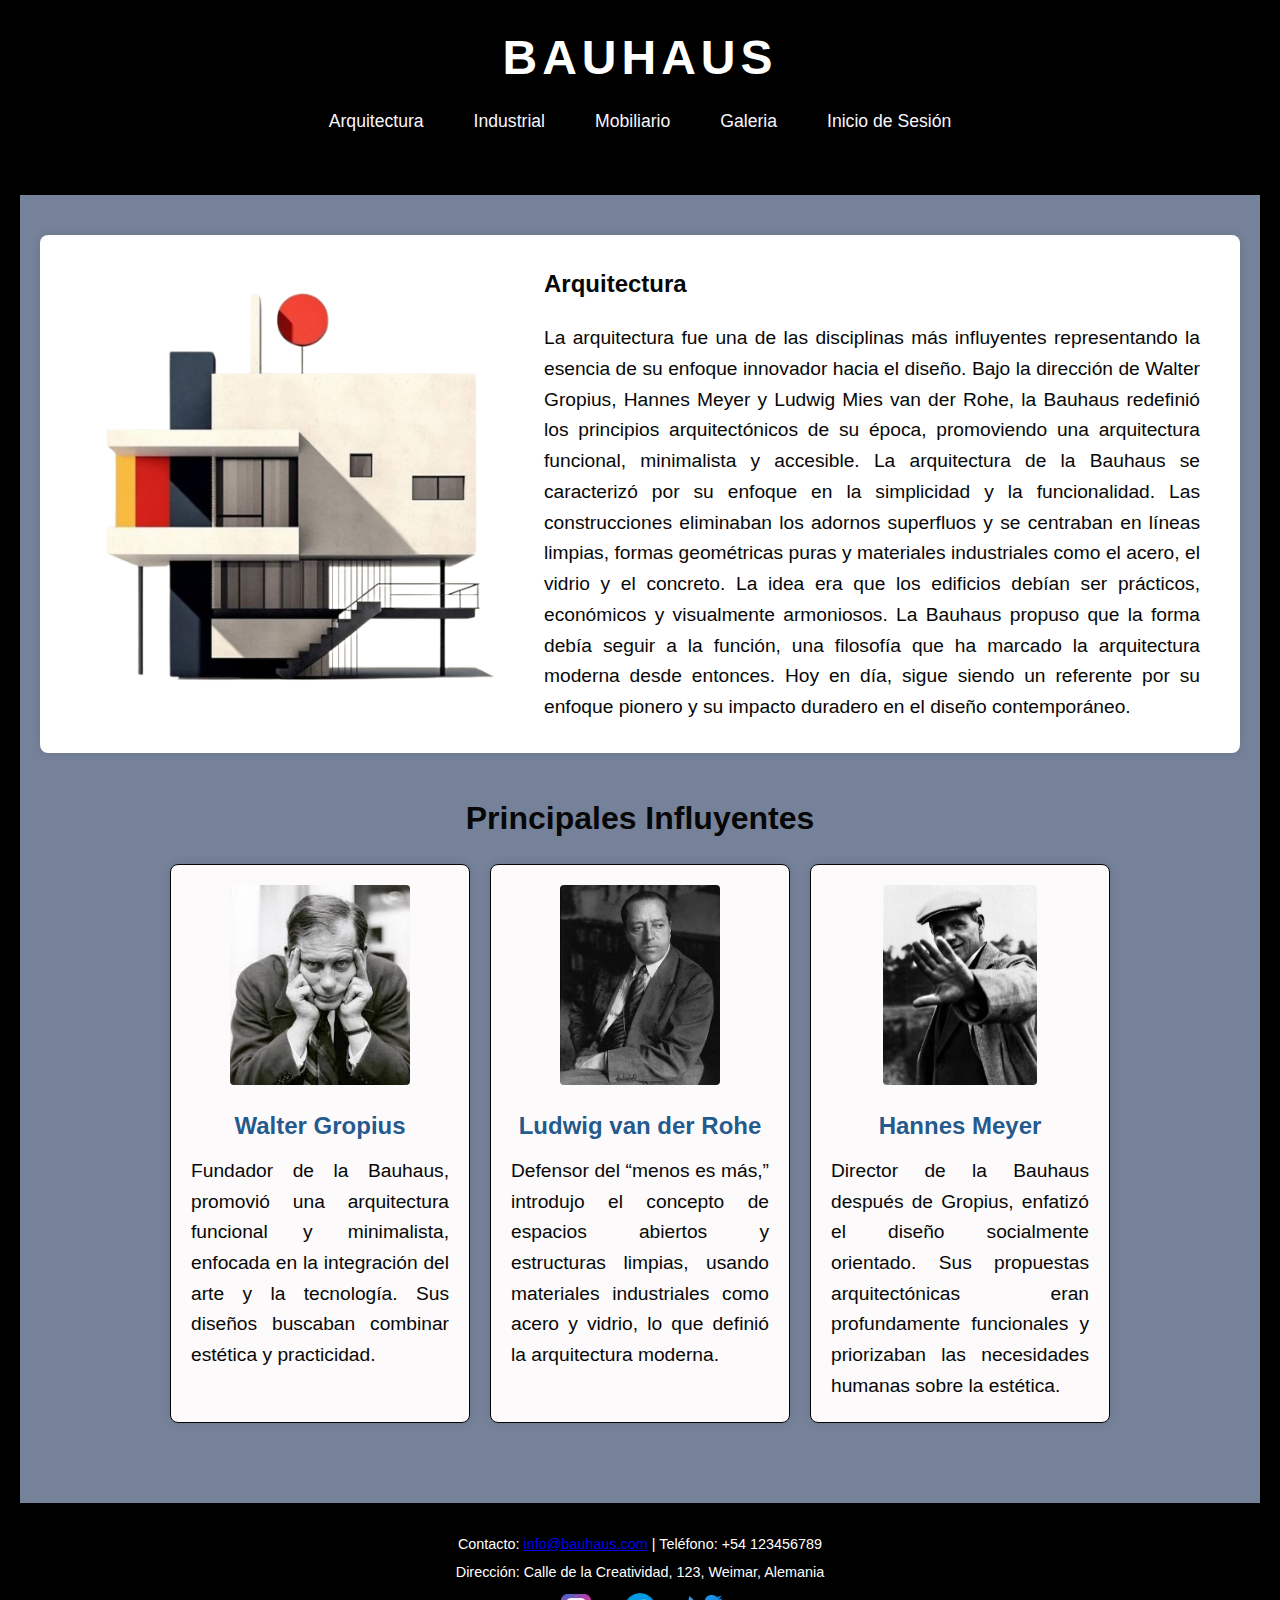
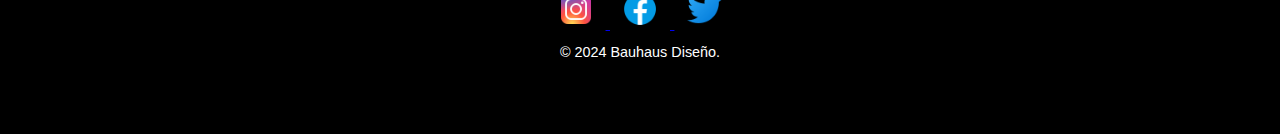
<file: subpaginas/arquitectura.html>
<!DOCTYPE html>
<html lang="es">
<head>
    <meta charset="UTF-8">
    <meta name="viewport" content="width=device-width, initial-scale=1.0">
    <link rel="stylesheet" href="../css/arqui.ind.mob.css">
    <title>Arquitectura</title>
</head>
<body>
    <header>
        <h1><a href="../index.html" style="color: white; text-decoration: none;">BAUHAUS</a></h1>
        <nav>
            <ul>
                <li><a href="../subpaginas/arquitectura.html">Arquitectura</a></li>
                <li><a href="../subpaginas/industrial.php">Industrial</a></li>
                <li><a href="../subpaginas/mobiliario.html">Mobiliario</a></li>
                <li><a href="../subpaginas/galeria.html">Galeria</a></li>
                <li><a href="../subpaginas/inicio_de_sesion.php">Inicio de Sesión</a></li>
            </ul>
        </nav>
    </header>
    <main>
        <main id="arquitectura">
        <div class="contenido">
            <div class="imagen-principal">
                <img src="../imagenes/img arquitectura.png" alt="Imagen arquitectura">
            </div>
            <div class="texto-informativo">
                <h2>Arquitectura</h2>
                <p>La arquitectura fue una de las disciplinas más influyentes representando la esencia de su enfoque innovador hacia el diseño. Bajo la dirección de Walter Gropius, Hannes Meyer y Ludwig Mies van der Rohe, la Bauhaus redefinió los principios arquitectónicos de su época, promoviendo una arquitectura funcional, minimalista y accesible. La arquitectura de la Bauhaus se caracterizó por su enfoque en la simplicidad y la funcionalidad. Las construcciones eliminaban los adornos superfluos y se centraban en líneas limpias, formas geométricas puras y materiales industriales como el acero, el vidrio y el concreto. La idea era que los edificios debían ser prácticos, económicos y visualmente armoniosos. La Bauhaus propuso que la forma debía seguir a la función, una filosofía que ha marcado la arquitectura moderna desde entonces. Hoy en día, sigue siendo un referente por su enfoque pionero y su impacto duradero en el diseño contemporáneo.</p>
            </div>
        </div>
        <section class="influencers">
            <h2>Principales Influyentes</h2>
            <div class="influencer-container">
                <div class="influencer-card">
                    <img src="../imagenes/influyentes gropius.jpg" alt="Walter Gropius">
                    <h3>Walter Gropius</h3>
                    <p>Fundador de la Bauhaus, promovió una arquitectura funcional y minimalista, enfocada en la integración del arte y la tecnología. Sus diseños buscaban combinar estética y practicidad.</p>
                </div>
                <div class="influencer-card">
                    <img src="../imagenes/influyentes van der rohe.jpg" alt="Ludwig Mies van der Rohe">
                    <h3>Ludwig van der Rohe</h3>
                    <p>Defensor del “menos es más,” introdujo el concepto de espacios abiertos y estructuras limpias, usando materiales industriales como acero y vidrio, lo que definió la arquitectura moderna.</p>
                </div>
                <div class="influencer-card">
                    <img src="../imagenes/influyentes meyer.jpg" alt="Hannes Meyer">
                    <h3>Hannes Meyer</h3>
                    <p>Director de la Bauhaus después de Gropius, enfatizó el diseño socialmente orientado. Sus propuestas arquitectónicas eran profundamente funcionales y priorizaban las necesidades humanas sobre la estética.</p>
                </div>
            </div>
        </section>
    </main>
    <footer>
        <div class="footer-content">
            <div class="contact-info">
                <p>Contacto: <a href="mailto:info@bauhaus.com">info@bauhaus.com</a> | Teléfono: +54 123456789</p>
                <p>Dirección: Calle de la Creatividad, 123, Weimar, Alemania</p>
            </div>
            <div class="social-media">
                <a href="https://www.instagram.com/bauhausdesign_studio/" target="_blank">
                    <img src="../logos/instagram.png" alt="Instagram">
                </a>
                <a href="https://www.facebook.com/bauhausthebandofficial/" target="_blank">
                    <img src="../logos/facebook.png" alt="Facebook">
                </a>
                <a href="https://twitter.com/bauhausmovement" target="_blank">
                    <img src="../logos/twitter.png" alt="Twitter">
                </a>
            </div>
            <p>&copy; 2024 Bauhaus Diseño.</p>
        </div>
    </footer>
</body>
</html>
</file>
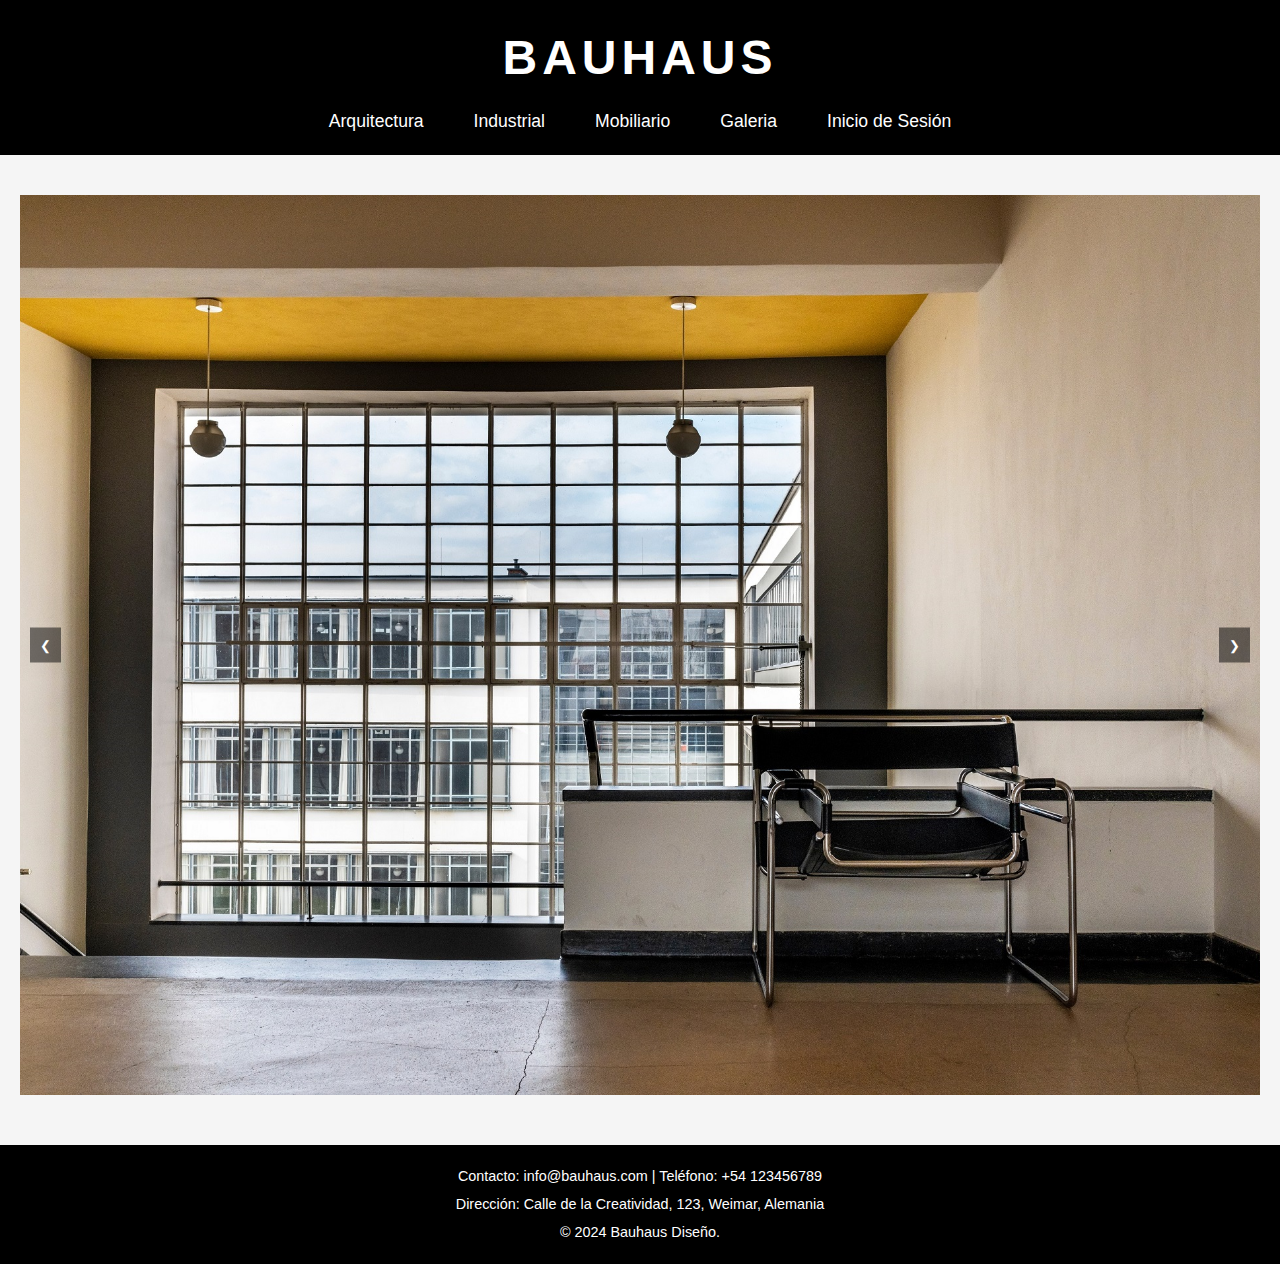
<file: subpaginas/galeria.html>
<!DOCTYPE html>
<html lang="es">
<head>
    <meta charset="UTF-8">
    <meta name="viewport" content="width=device-width, initial-scale=1.0">
    <link rel="stylesheet" href="../css/galeria.css">
    <title>galeria</title>
</head>
<body>
    <header>
        <h1><a href="../index.html" style="color: white; text-decoration: none;">BAUHAUS</a></h1>
        <nav>
            <ul>
                <li><a href="../subpaginas/arquitectura.html">Arquitectura</a></li>
                <li><a href="../subpaginas/industrial.php">Industrial</a></li>
                <li><a href="../subpaginas/mobiliario.html">Mobiliario</a></li>
                <li><a href="../subpaginas/galeria.html">Galeria</a></li>
                <li><a href="../subpaginas/inicio_de_sesion.php">Inicio de Sesión</a></li>
            </ul>
        </nav>
    </header>
    
    <main>
        <div class="galeria">
            <div class="slides">
                <div class="slide"><img src="../imagenes/galeria 1.jpg" alt="imagen 1"></div>
                <div class="slide"><img src="../imagenes/galeria 2.jpg" alt="imagen 2"></div>
                <div class="slide"><img src="../imagenes/galeria 3.jpg" alt="imagen 3"></div>
                <div class="slide"><img src="../imagenes/galeria 4.jpg" alt="imagen 4"></div>
                <div class="slide"><img src="../imagenes/galeria 5.jpg" alt="imagen 5"></div>
                <div class="slide"><img src="../imagenes/galeria 6.jpg" alt="imagen 6"></div>
                <div class="slide"><img src="../imagenes/galeria 7.jpg" alt="imagen 7"></div>
                <div class="slide"><img src="../imagenes/galeria 8.jpg" alt="imagen 8"></div>
                <div class="slide"><img src="../imagenes/galeria 9.jpg" alt="imagen 9"></div>
                <div class="slide"><img src="../imagenes/galeria 10.jpg" alt="imagen 10"></div>
                <div class="slide"><img src="../imagenes/galeria 11.jpg" alt="imagen 11"></div>
               
            </div>
            <button class="flecha left" onclick="cambiarSlide(-1)">&#10094;</button>
            <button class="flecha right" onclick="cambiarSlide(1)">&#10095;</button>
        </div>
    </main>

    <footer>
        <p>Contacto: info@bauhaus.com | Teléfono: +54 123456789</p>
        <p>Dirección: Calle de la Creatividad, 123, Weimar, Alemania</p>
        <p>&copy; 2024 Bauhaus Diseño. </p>
    </footer>

    <script>
        let slideIndex = 0;
        const slides = document.querySelectorAll(".slide");
        const totalSlides = slides.length;

        function mostrarSlide(n) {
            slideIndex = (n + totalSlides) % totalSlides; 
            slides.forEach((slide, index) => {
                slide.style.transform = `translateX(-${slideIndex * 100}%)`;
            });
        }

        function cambiarSlide(n) {
            mostrarSlide(slideIndex + n);
        }

       
        setInterval(() => {
            mostrarSlide(slideIndex + 1);
        }, 3000);

        
        mostrarSlide(slideIndex);
    </script>
</body>
</html>
</file>
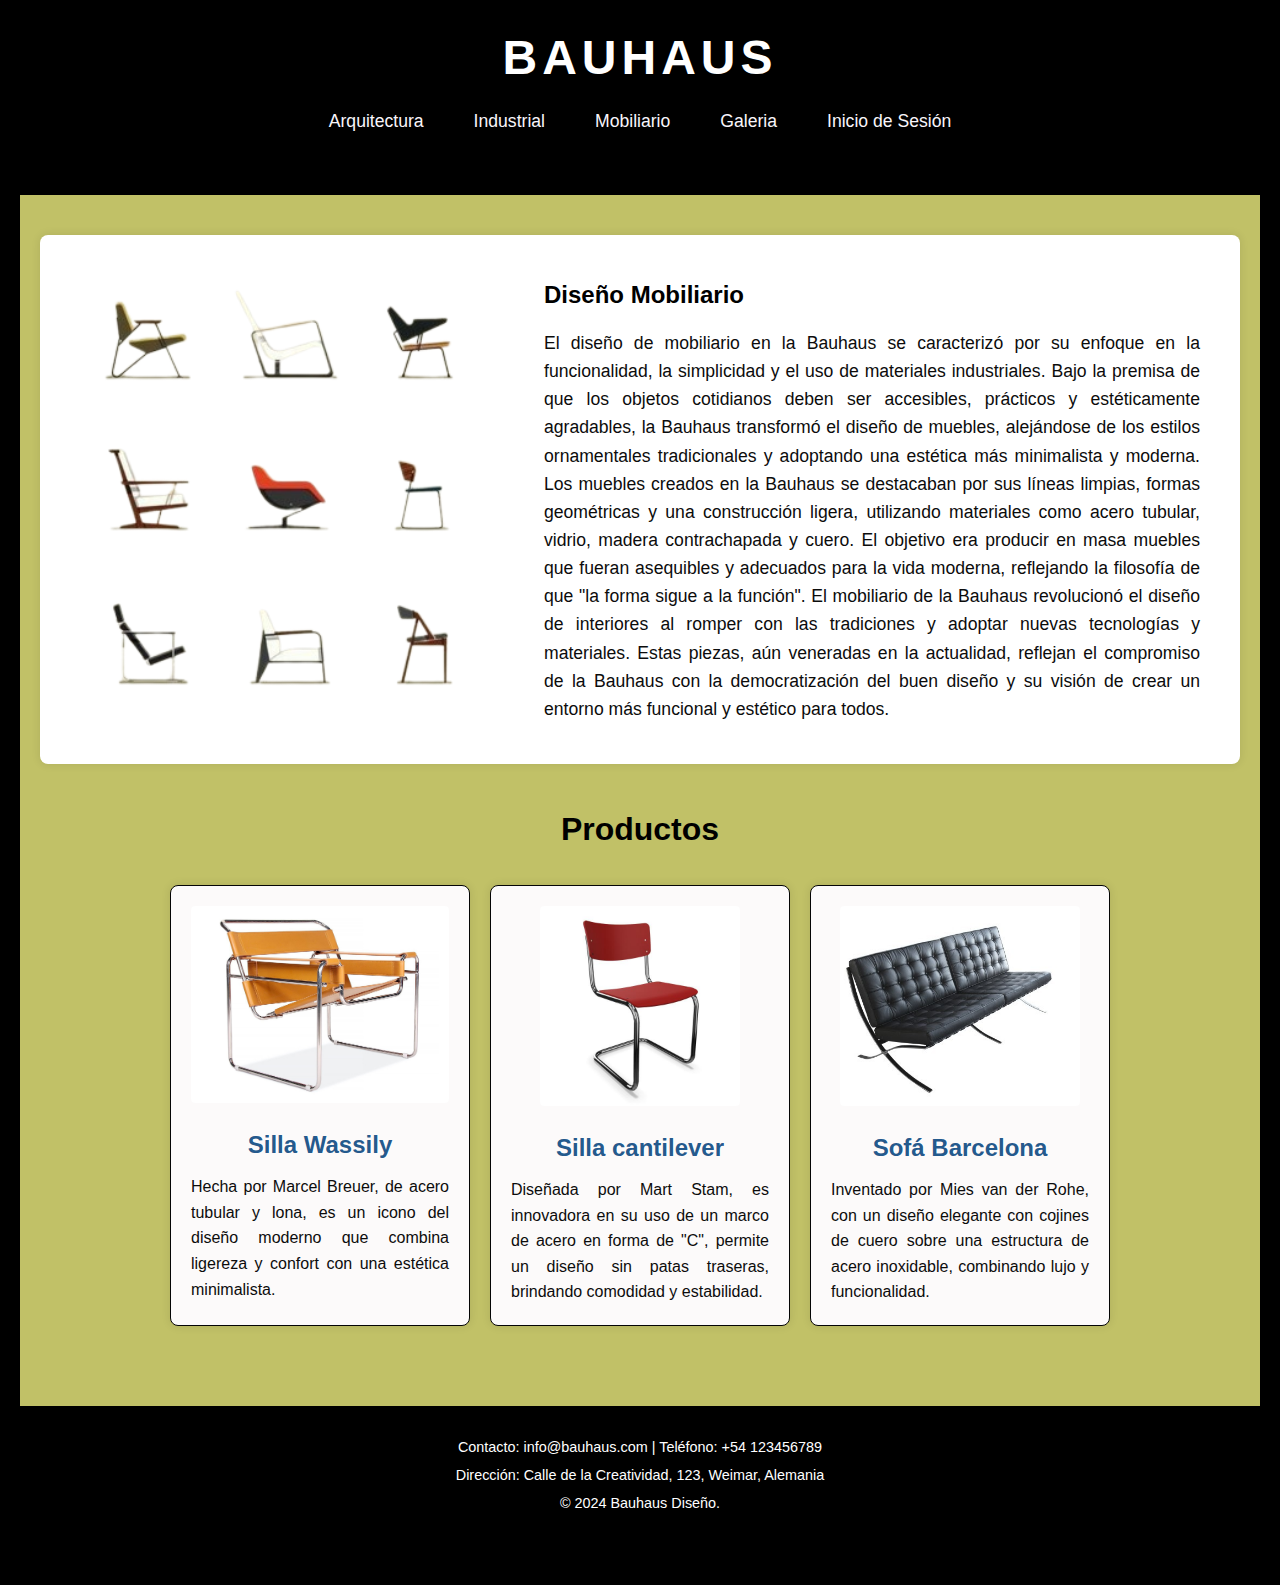
<file: subpaginas/mobiliario.html>
<!DOCTYPE html>
<html lang="es">
<head>
    <meta charset="UTF-8">
    <meta name="viewport" content="width=device-width, initial-scale=1.0">
    <link rel="stylesheet" href="../css/arqui.ind.mob.css">
    <title>Mobiliario</title>
</head>
<body>
    <header>
        <h1><a href="../index.html" style="color: white; text-decoration: none;">BAUHAUS</a></h1>
        <nav>
            <ul>
                <li><a href="../subpaginas/arquitectura.html">Arquitectura</a></li>
                <li><a href="../subpaginas/industrial.php">Industrial</a></li>
                <li><a href="../subpaginas/mobiliario.html">Mobiliario</a></li>
                <li><a href="../subpaginas/galeria.html">Galeria</a></li>
                <li><a href="../subpaginas/inicio_de_sesion.php">Inicio de Sesión</a></li>
            </ul>
        </nav>
    </header>
    <main>
        <main id="mobiliario">
        <div class="contenido">
            <div class="imagen-principal">
                <img src="../imagenes/img mobiliario.png" alt="Imagen mobiliario">
            </div>
            <div class="texto-informativo">
                <h2>Diseño Mobiliario</h2>
                <p>El diseño de mobiliario en la Bauhaus se caracterizó por su enfoque en la funcionalidad, la simplicidad y el uso de materiales industriales. Bajo la premisa de que los objetos cotidianos deben ser accesibles, prácticos y estéticamente agradables, la Bauhaus transformó el diseño de muebles, alejándose de los estilos ornamentales tradicionales y adoptando una estética más minimalista y moderna.
                    Los muebles creados en la Bauhaus se destacaban por sus líneas limpias, formas geométricas y una construcción ligera, utilizando materiales como acero tubular, vidrio, madera contrachapada y cuero. El objetivo era producir en masa muebles que fueran asequibles y adecuados para la vida moderna, reflejando la filosofía de que "la forma sigue a la función".
                    El mobiliario de la Bauhaus revolucionó el diseño de interiores al romper con las tradiciones y adoptar nuevas tecnologías y materiales. Estas piezas, aún veneradas en la actualidad, reflejan el compromiso de la Bauhaus con la democratización del buen diseño y su visión de crear un entorno más funcional y estético para todos.</p>
            </div>
        </div>
        <section class="influencers">
        <h2>Productos</h2>
        <div class="influencer-container">
            <div class="influencer-card">
                <img src="../imagenes/silla wassily.jpg" alt="Silla Wassily">
                <h3>Silla Wassily</h3>
                <p>Hecha por Marcel Breuer, de acero tubular y lona, es un icono del diseño moderno que combina ligereza y confort con una estética minimalista.</p>
            </div>
            <div class="influencer-card">
                <img src="../imagenes/silla cantilever.jpeg" alt="Silla Cantilever">
                <h3>Silla cantilever</h3>
                <p>Diseñada por Mart Stam, es innovadora en su uso de un marco de acero en forma de "C", permite un diseño sin patas traseras, brindando comodidad y estabilidad.</p>
            </div>
            <div class="influencer-card">
                <img src="../imagenes/sofa de mies.jpg" alt="Sofá de Mies">
                <h3>Sofá Barcelona</h3>
                <p>Inventado por Mies van der Rohe, con un diseño elegante con cojines de cuero sobre una estructura de acero inoxidable, combinando lujo y funcionalidad.</p>
            </div>
        </div>
    </section>
    </main>
    <footer>
        <p>Contacto: info@bauhaus.com | Teléfono: +54 123456789</p>
        <p>Dirección: Calle de la Creatividad, 123, Weimar, Alemania</p>
        <p>&copy; 2024 Bauhaus Diseño. </p>
    </footer>
</body>
</html>
</file>
<file: css/index.css>
* {
    margin: 0;
    padding: 0;
    box-sizing: border-box;
}
body {
    font-family: 'Arial', sans-serif;
    line-height: 1.6;
    color: #333;
    background-color:  #b2a8a8;
}

header {
    background-color: #000;
    color: #fff;
    padding: 20px 0;
    text-align: center;
}

header h1 {
    font-family: 'Bauhaus', sans-serif; 
    font-size: 3em;
    letter-spacing: 5px;
    margin-bottom: 10px;
}
nav ul {
    list-style: none;
    display: flex;
    justify-content: center;
    gap: 30px;
}

nav ul li a {
    color: #fff;
    text-decoration: none;
    font-size: 1.1em;
    padding: 5px 10px;
    transition: background-color 0.3s, color 0.3s;
}

nav ul li a:hover {
    background-color: #fff;
    color: #000;
    border-radius: 5px;
}

main {
    padding: 40px 20px;
    margin-bottom: 10px; 
}

.contenido {
    display: flex;
    flex-wrap: wrap;
    align-items: center;
    max-width: 1200px;
    margin: 0 auto;
    background-color: #fff;
    padding: 20px;
    border-radius: 8px;
    box-shadow: 0 0 10px rgba(0, 0, 0, 0.1);
}

.imagen-principal {
    flex: 1 1 40%;
    padding: 10px;
}

.imagen-principal img {
    width: 100%;
    height: auto;
    border-radius: 8px;
}

.texto-informativo {
    flex: 1 1 60%;
    padding: 10px 20px;
}

.texto-informativo h2 {
    color: #e63946;
    margin-bottom: 15px;
}

.texto-informativo p {
    font-size: 1.1em;
    text-align: justify;
}


footer {
    background-color: #000;
    color: #fff;
    text-align: center;
    padding: 15px 0;
    width: 100%;
    position: static; 
    margin-top: 10px; 
}

footer p {
    margin: 5px 0;
    font-size: 0.9em;
}
.footer-content .social-media a img {
    width: 40px;   
    height: 40px; 
    object-fit: contain; 
    margin: 0 10px; 
}
@media (max-width: 768px) {
    .contenido {
        flex-direction: column;
    }

    nav ul {
        flex-direction: column;
        gap: 15px;
    }
}
@media (max-width: 768px) {
    .contenido-invertido {
        flex-direction: column;
    }
}
.contenido-invertido {
    display: flex;
    flex-wrap: wrap;
    align-items: center;
    max-width: 1200px;
    margin: 20px auto;
    background-color: #fff;
    padding: 20px;
    border-radius: 8px;
    box-shadow: 0 0 10px rgba(0, 0, 0, 0.1);
    flex-direction: row-reverse; 
}

.contenido-invertido .imagen-principal {
    flex: 1 1 40%;
    padding: 10px;
}

.contenido-invertido .imagen-principal img {
    width: 100%; 
    height: auto; 
    border-radius: 8px; 
}

.contenido-invertido .texto-informativo {
    flex: 1 1 60%;
    padding: 10px 20px;
}
</file>
<file: css/arqui.ind.mob.css>
* {
    margin: 0;
    padding: 0;
    box-sizing: border-box;
}
body {
    font-family: 'Arial', sans-serif;
    line-height: 1.6;
    color: #333;
    background-color: #000000;
}

header {
    background-color: #000;
    color: #fff;
    padding: 20px 0;
    text-align: center;
}

header h1 {
    font-family: 'Bauhaus', sans-serif; 
    font-size: 3em;
    letter-spacing: 5px;
    margin-bottom: 10px;
}
nav ul {
    list-style: none;
    display: flex;
    justify-content: center;
    gap: 30px;
}

nav ul li a {
    color: #f9f6fb;
    text-decoration: none;
    font-size: 1.1em;
    padding: 5px 10px;
    transition: background-color 0.3s, color 0.3s;
}

nav ul li a:hover {
    background-color: #fff;
    color: #000;
    border-radius: 5px;
}
main {
    padding: 40px 20px;
    margin-bottom: 10px; 
}
#arquitectura {
    background-color: #5417cf; 
    padding: 40px 20px; 
}

#arquitectura h2 {
    color: #5396d0; 
    margin-bottom: 20px;
}

#arquitectura p {
    color: #b8a329;
    text-align: justify;
    font-size: 1.2em;
}

#arquitectura .imagen-seccion {
    display: block;
    margin: 20px auto;
    max-width: 50%;
    height: auto;
    border: 2px solid #000; 
}


.contenido {
    display: flex;
    flex-wrap: wrap;
    align-items: center;
    max-width: 1200px;
    margin: 0 auto;
    background-color: #fff;
    padding: 20px;
    border-radius: 8px;
    box-shadow: 0 0 10px rgba(0, 0, 0, 0.1);
}

.imagen-principal {
    flex: 1 1 40%;
    padding: 10px;
}

.imagen-principal img {
    width: 100%;
    height: auto;
    border-radius: 8px;
}

.texto-informativo {
    flex: 1 1 60%;
    padding: 10px 20px;
}

.texto-informativo h2 {
    color: #e63946;
    margin-bottom: 15px;
}

.texto-informativo p {
    font-size: 1.1em;
    text-align: justify;
}

footer {
    background-color: #000;
    color: #fff;
    text-align: center;
    padding: 15px 0;
    width: 100%;
    position: static; 
    margin-top: 10px; 
}

footer p {
    margin: 5px 0;
    font-size: 0.9em;
}
.footer-content .social-media a img {
    width: 40px;   
    height: 40px; 
    object-fit: contain; 
    margin: 0 10px; 
}
@media (max-width: 768px) {
    .contenido {
        flex-direction: column;
    }

    nav ul {
        flex-direction: column;
        gap: 15px;
    }
}
.influencers {
    padding: 40px 20px;
    background-color: transparent; 
}

.influencers h2 {
    text-align: center; 
    color: #070707; 
    margin-bottom: 30px; 
    font-size: 2em; 
    width: 100%; 
    font-family: 'Arial', sans-serif; 
}

.influencer-container {
    display: flex;
    justify-content: center;
    gap: 20px;
    flex-wrap: wrap;
    max-width: 1200px;
    margin: 0 auto;
}

.influencer-card {
    background-color: #fcfafa;
    border: 1px solid #050505;
    border-radius: 8px;
    width: 300px;
    text-align: center;
    padding: 20px;
    box-shadow: 0 0 10px rgba(0, 0, 0, 0.1);
}

.influencer-card img {
    width: auto; 
    height: auto; 
    max-width: 100%; 
    max-height: 200px; 
    object-fit: contain; 
    border-radius: 4px;
    margin-bottom: 15px;
}

.influencer-card h3 {
    color: #165086f5;
    margin-bottom: 10px;
    font-size: 1.5em;
}

.influencer-card p {
    color: #090909;
    font-size: 1em;
    text-align: justify;
}


@media (max-width: 768px) {
    .influencer-container {
        flex-direction: column;
        align-items: center;
    }
    
    .influencer-card {
        width: 90%;
    }
}
#arquitectura .imagen-seccion {
    max-width: 90%; 
}


#arquitectura {
    background-color: #768299; 
}

#arquitectura h2 {
    color: #070707; 
}

#arquitectura p {
    color: #070707; 
}

#industrial {
    background-color: #af6464; 
}

#industrial h2 {
    color: #080808; 
}

#industrial p {
    color: #0e0d0d; 
}


#mobiliario {
    background-color: #c1c167; 
}

#mobiliario h2 {
    color: #000000; 
}

#mobiliario p {
    color: #0c0c0c; 
}
</file>
<file: css/galeria.css>
* {
    margin: 0;
    padding: 0;
    box-sizing: border-box;
}

body {
    font-family: 'Arial', sans-serif;
    line-height: 1.6;
    color: #333;
    background-color: #f5f5f5;
}

header {
    background-color: #000;
    color: #fff;
    padding: 20px 0;
    text-align: center;
}

header h1 {
    font-family: 'Bauhaus', sans-serif; 
    font-size: 3em;
    letter-spacing: 5px;
    margin-bottom: 10px;
}

nav ul {
    list-style: none;
    display: flex;
    justify-content: center;
    gap: 30px;
}

nav ul li a {
    color: #fff;
    text-decoration: none;
    font-size: 1.1em;
    padding: 5px 10px;
    transition: background-color 0.3s, color 0.3s;
}

nav ul li a:hover {
    background-color: #fff;
    color: #000;
    border-radius: 5px;
}

main {
    padding: 40px 20px;
    margin-bottom: 10px; 
}

.contenido {
    display: flex;
    flex-wrap: wrap;
    align-items: center;
    max-width: 1200px;
    margin: 0 auto;
    background-color: #fff;
    padding: 20px;
    border-radius: 8px;
    box-shadow: 0 0 10px rgba(0, 0, 0, 0.1);
}

.imagen-principal {
    flex: 1 1 40%;
    padding: 10px;
}

.imagen-principal img {
    width: 100%;
    height: auto;
    border-radius: 8px;
}

.texto-informativo {
    flex: 1 1 60%;
    padding: 10px 20px;
}

.texto-informativo h2 {
    color: #e63946;
    margin-bottom: 15px;
}

.texto-informativo p {
    font-size: 1.1em;
    text-align: justify;
}

footer {
    background-color: #000;
    color: #fff;
    text-align: center;
    padding: 15px 0;
    width: 100%;
    position: static; 
    margin-top: 10px; 
}

footer p {
    margin: 5px 0;
    font-size: 0.9em;
}

.galeria {
    position: relative;
    max-width: 100%;
    overflow: hidden;
    height: 100vh; 
}

.slides {
    display: flex;
    transition: transform 0.5s ease;
    width: 100%;
    height: 100%; 
}

.slide {
    min-width: 100%;
    height: 100%; 
    box-sizing: border-box;
}

.slide img {
    width: 100%;
    height: 100%; 
    object-fit: cover; 
}

.flecha {
    position: absolute;
    top: 50%;
    transform: translateY(-50%);
    background-color: rgba(0, 0, 0, 0.5);
    color: white;
    border: none;
    padding: 10px;
    cursor: pointer;
    z-index: 1;
}

.flecha.left {
    left: 10px;
}

.flecha.right {
    right: 10px;
}

@media (max-width: 768px) {
    .contenido {
        flex-direction: column;
    }

    nav ul {
        flex-direction: column;
        gap: 15px;
    }

    .galeria {
        height: 100vh; 
    }
}
</file>
